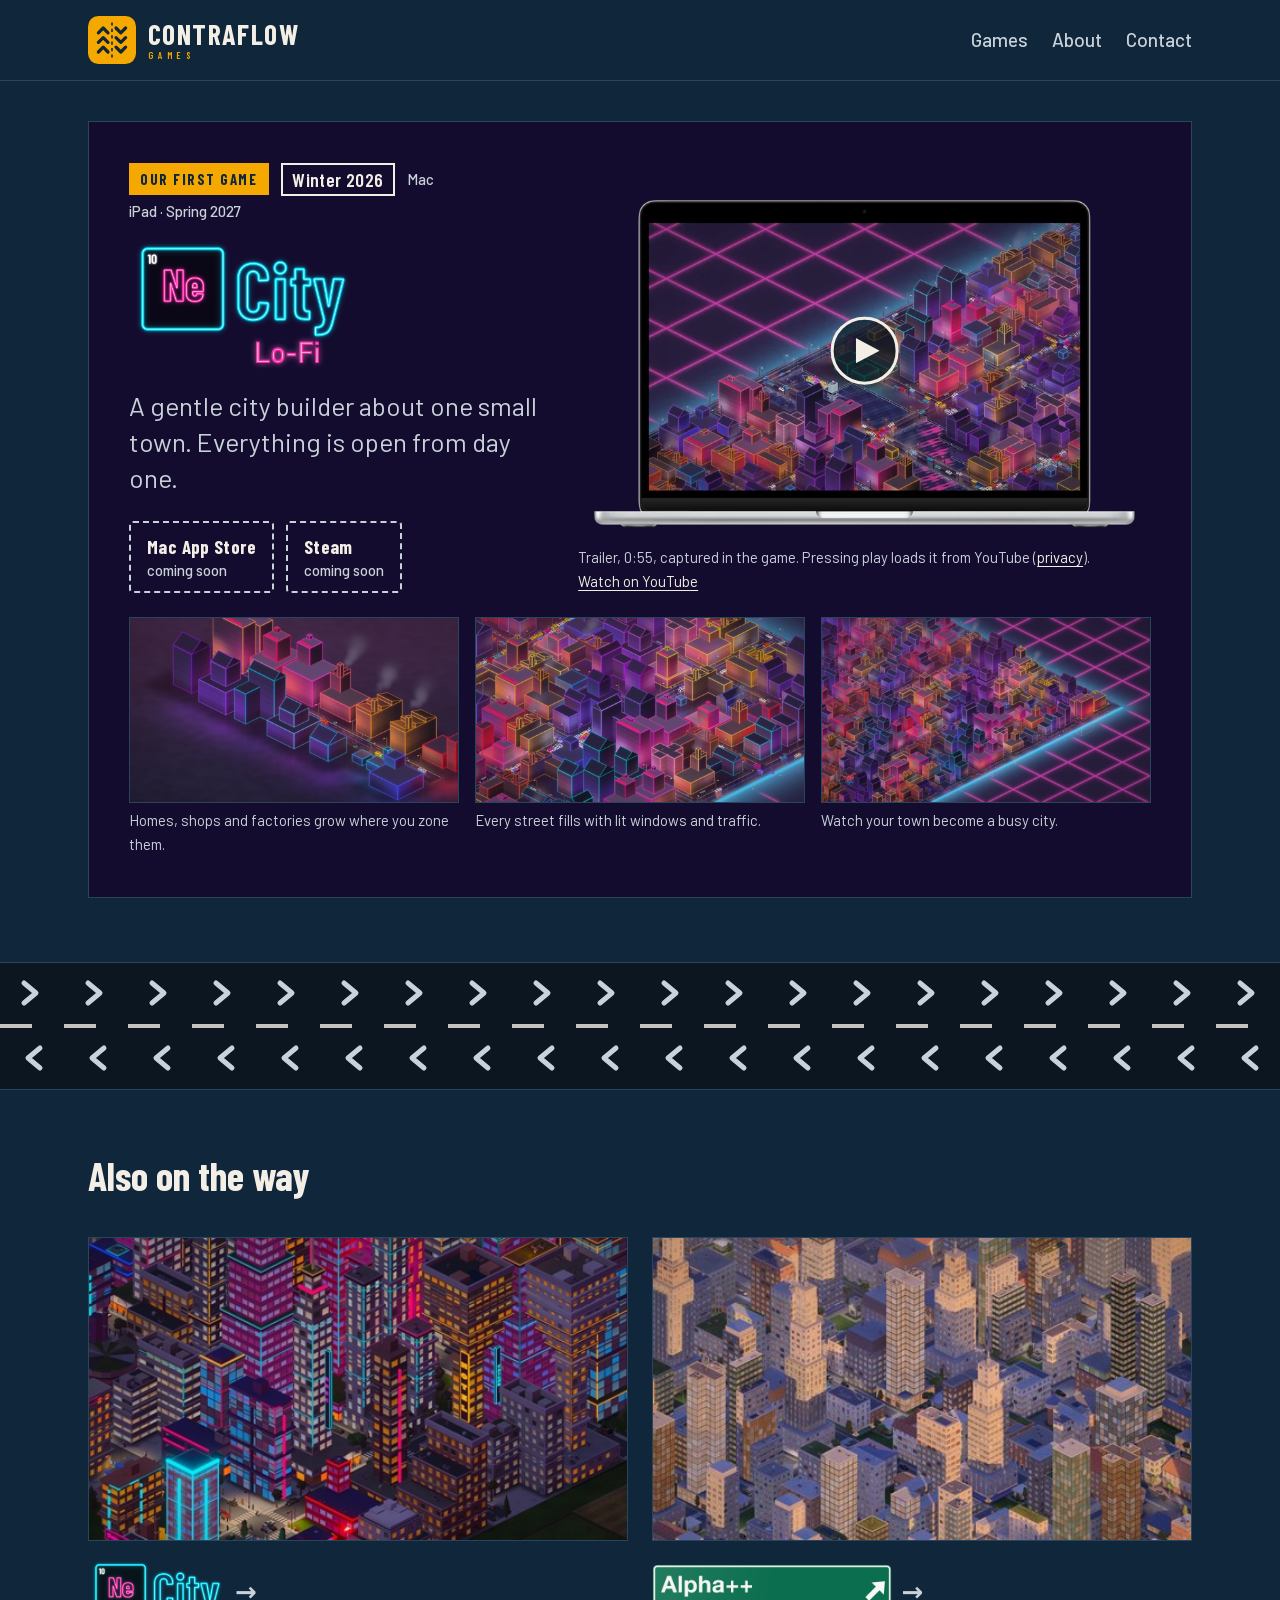
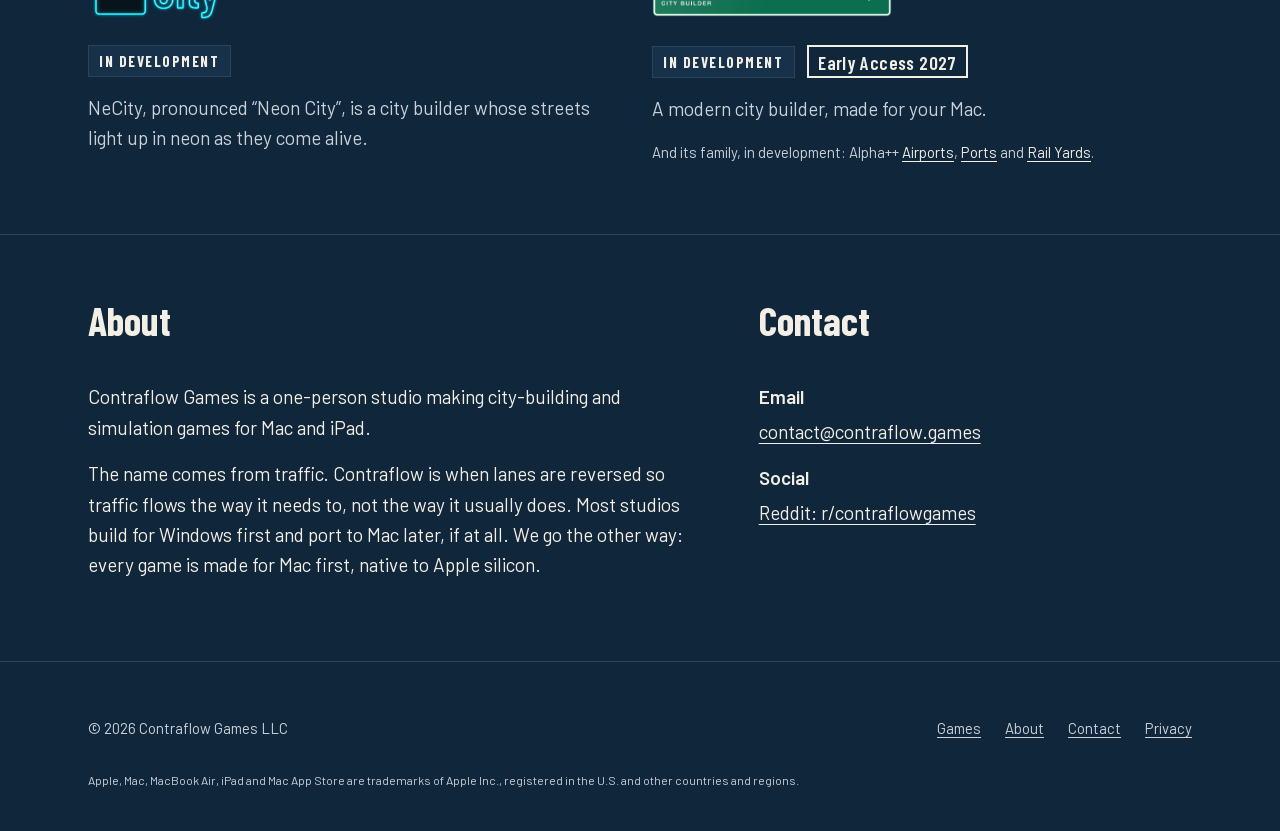
<file: index.html>
<!doctype html>
<html lang="en">
<head>
<meta charset="utf-8">
<meta name="viewport" content="width=device-width, initial-scale=1">
<title>Contraflow Games – city-building and simulation games</title>
<meta name="description" content="Contraflow Games makes city-building and simulation games for Mac.">
<link rel="icon" href="/favicon.svg" type="image/svg+xml">
<link rel="icon" href="/favicon-32.png" sizes="32x32" type="image/png">
<link rel="apple-touch-icon" href="/apple-touch-icon.png">
<link rel="manifest" href="/site.webmanifest">
<meta name="theme-color" content="#10263A">
<link rel="canonical" href="https://contraflow.games/">
<!-- Open Graph and Twitter, absolute to the live site. -->
<meta property="og:url" content="https://contraflow.games/">
<meta property="og:type" content="website">
<meta property="og:site_name" content="Contraflow Games">
<meta property="og:title" content="Contraflow Games – city-building and simulation games">
<meta property="og:description" content="Contraflow Games makes city-building and simulation games for Mac.">
<meta property="og:image" content="https://contraflow.games/og-image.png">
<meta property="og:image:width" content="1200">
<meta property="og:image:height" content="630">
<meta property="og:image:alt" content="The Contraflow Games lane mark and wordmark over a two-lane road">
<meta name="twitter:card" content="summary_large_image">
<meta name="twitter:title" content="Contraflow Games – city-building and simulation games">
<meta name="twitter:description" content="Contraflow Games makes city-building and simulation games for Mac.">
<meta name="twitter:image" content="https://contraflow.games/og-image.png">
<link rel="stylesheet" href="/brand/tokens.css">
<link rel="stylesheet" href="/assets/site.css">
</head>
<body>
<a class="skip" href="#main">Skip to content</a>
<header class="site-header">
  <div class="wrap">
    <a class="brand" href="/" aria-label="Contraflow Games, home">
      <img src="/logo/contraflow-lane-mark-full.svg" alt="" width="48" height="48">
      <span class="wordmark" aria-hidden="true"><span class="name">Contraflow</span><span class="kind">Games</span></span>
    </a>
    <nav class="site-nav" aria-label="Main">
      <ul>
        <li><a href="/games/">Games</a></li>
        <li><a href="/about/">About</a></li>
        <li><a href="/contact/">Contact</a></li>
      </ul>
    </nav>
  </div>
</header>
<main id="main">
  <h1 class="visually-hidden">Contraflow Games: city-building and simulation games, made for Mac</h1>
  <!-- NAME-DEPENDENT: "NeCity Lo-Fi" (renamed from NeCity Classic on 2026-10-12); the trademark check is still the owner's to-do. -->
  <section class="lead-game" aria-label="Our first game">
    <div class="wrap">
      <article class="game featured" aria-labelledby="classic">
        <div class="game-head">
          <ul class="labels">
            <li class="status first">Our first game</li>
            <li class="plate">Winter 2026</li>
            <li class="platform">Mac</li>
            <li class="platform">iPad · Spring 2027</li>
          </ul>
          <h2 class="game-name lead-name" id="classic"><img class="game-wordmark" src="/assets/img/brand/necity-lofi-lockup.png" alt="NeCity Lo-Fi" width="768" height="462"></h2>
          <p class="game-line">A gentle city builder about one small town. Everything is open from day one.</p>
          <!-- Placeholders until the store pages exist: plain text, not links. -->
          <ul class="stores" aria-label="Where to get it">
            <li class="store">Mac App Store<span class="store-when"><span class="visually-hidden"> — </span>coming soon</span></li>
            <li class="store">Steam<span class="store-when"><span class="visually-hidden"> — </span>coming soon</span></li>
          </ul>
        </div>
        <div class="gallery">
          <figure class="lead trailer">
            <!-- The NeCity Lo-Fi trailer, on YouTube. Nothing from Google loads until the button is
                 pressed: /assets/trailer.js then swaps in a youtube-nocookie embed. The video ID
                 lives only in the "Watch on YouTube" link below (the script reads it from there),
                 which is also the way to the trailer without JavaScript. Never autoplay on load. -->
            <!-- The poster is the trailer's first frame on Apple's MacBook Air bezel (Apple Design Resources,
                 Silver, unaltered: no shadow, tilt or crop, per Apple's marketing guidelines). The play button sits
                 on the screen's picture, not on the laptop. Pressing it replaces the laptop with the 16:9 player. -->
            <div class="trailer-frame device">
              <img src="/assets/img/lofi-macbook-air-1600.webp" srcset="/assets/img/lofi-macbook-air-800.webp 800w, /assets/img/lofi-macbook-air-1600.webp 1600w" sizes="(max-width: 760px) 100vw, 44rem" width="1600" height="1054" alt="NeCity Lo-Fi on a MacBook Air">
              <button type="button" class="trailer-play" aria-label="Play the NeCity Lo-Fi trailer" hidden></button>
            </div>
            <figcaption>Trailer, 0:55, captured in the game. Pressing play loads it from YouTube (<a href="/privacy/">privacy</a>). <a class="trailer-link" href="https://youtu.be/xC1ucnFZtsM">Watch on YouTube</a></figcaption>
          </figure>
          <ul class="shots">
            <li><figure><a class="zoom" href="/assets/img/lofi-first-blocks-2560.jpg"><img src="/assets/img/lofi-first-blocks-480.jpg" srcset="/assets/img/lofi-first-blocks-480.jpg 480w, /assets/img/lofi-first-blocks-800.jpg 800w, /assets/img/lofi-first-blocks-1600.jpg 1600w" sizes="(max-width: 760px) 100vw, 24rem" width="800" height="450" alt="NeCity Lo-Fi in game: homes, shops and factories along a lit street" loading="lazy" decoding="async"></a><figcaption>Homes, shops and factories grow where you zone them.</figcaption></figure></li>
            <li><figure><a class="zoom" href="/assets/img/lofi-street-life-2560.jpg"><img src="/assets/img/lofi-street-life-480.jpg" srcset="/assets/img/lofi-street-life-480.jpg 480w, /assets/img/lofi-street-life-800.jpg 800w, /assets/img/lofi-street-life-1600.jpg 1600w" sizes="(max-width: 760px) 100vw, 24rem" width="800" height="450" alt="NeCity Lo-Fi in game: a busy town of glowing blocks, with traffic on the streets between them" loading="lazy" decoding="async"></a><figcaption>Every street fills with lit windows and traffic.</figcaption></figure></li>
            <li><figure><a class="zoom" href="/assets/img/lofi-busy-city-2560.jpg"><img src="/assets/img/lofi-busy-city-480.jpg" srcset="/assets/img/lofi-busy-city-480.jpg 480w, /assets/img/lofi-busy-city-800.jpg 800w, /assets/img/lofi-busy-city-1600.jpg 1600w" sizes="(max-width: 760px) 100vw, 24rem" width="800" height="450" alt="NeCity Lo-Fi in game: a whole town grown into a busy city of glowing blocks" loading="lazy" decoding="async"></a><figcaption>Watch your town become a busy city.</figcaption></figure></li>
          </ul>
        </div>
      </article>
    </div>
  </section>
  <div class="road" aria-hidden="true">
    <div class="lane east"></div>
    <div class="centre-line"></div>
    <div class="lane west"></div>
  </div>
  <section class="section" id="games" aria-labelledby="games-title">
    <div class="wrap">
      <h2 id="games-title">Also on the way</h2>
      <div class="cards two">
        <!-- NAME-DEPENDENT: "NeCity" is a working title, not yet trademark-cleared. Nothing with the name is published until the check clears. -->
        <article class="card" aria-labelledby="necity">
          <h3 class="game-name" id="necity"><a class="name-link" href="/games/#necity"><img class="game-wordmark" src="/assets/img/brand/necity-wordmark.png" alt="NeCity" width="852" height="421"></a></h3>
          <ul class="labels">
            <li class="status">In development</li>
          </ul>
          <figure><img src="/assets/img/necity-ultra-downtown-480.jpg" srcset="/assets/img/necity-ultra-downtown-480.jpg 480w, /assets/img/necity-ultra-downtown-800.jpg 800w, /assets/img/necity-ultra-downtown-1600.jpg 1600w" sizes="(max-width: 760px) 100vw, 24rem" width="800" height="450" alt="NeCity: downtown on a busy night, towers trimmed in neon" loading="lazy" decoding="async"></figure>
          <p class="game-line">NeCity, pronounced &ldquo;Neon City&rdquo;, is a city builder whose streets light up in neon as they come alive.</p>
        </article>
        <article class="card" aria-labelledby="alpha">
          <h3 class="game-name" id="alpha"><a class="name-link" href="/games/#alpha"><img class="game-wordmark sign" src="/assets/img/brand/alphapp-lockup.png" alt="Alpha++ · City builder" width="2356" height="520"></a></h3>
          <ul class="labels">
            <li class="status">In development</li>
            <li class="plate">Early Access 2027</li>
          </ul>
          <figure><img src="/assets/img/alphapp-golden-skyline-480.jpg" srcset="/assets/img/alphapp-golden-skyline-480.jpg 480w, /assets/img/alphapp-golden-skyline-800.jpg 800w, /assets/img/alphapp-golden-skyline-1600.jpg 1600w" sizes="(max-width: 760px) 100vw, 24rem" width="800" height="450" alt="Alpha++ in game: a dense downtown at 18:30, brick, stone and glass towers of many shapes in low evening sun" loading="lazy" decoding="async"></figure>
          <p class="game-line">A modern city builder, made for your Mac.</p>
          <p class="family-line">And its family, in development: Alpha++ <a href="/games/#airports">Airports</a>, <a href="/games/#ports">Ports</a> and <a href="/games/#railyards">Rail Yards</a>.</p>
        </article>
      </div>
    </div>
  </section>
  <section class="section" aria-label="About and contact">
    <div class="wrap split">
      <div class="prose">
        <h2>About</h2>
        <p>Contraflow Games is a one-person studio making city-building and simulation games for Mac and iPad.</p>
        <p>The name comes from traffic. Contraflow is when lanes are reversed so traffic flows the way it needs to, not the way it usually does. Most studios build for Windows first and port to Mac later, if at all. We go the other way: every game is made for Mac first, native to Apple silicon.</p>
      </div>
      <div>
        <h2>Contact</h2>
        <dl class="contact-list">
          <div><dt>Email</dt><dd><a href="mailto:contact@contraflow.games">contact@contraflow.games</a></dd></div>
          <div><dt>Social</dt><dd><a href="https://www.reddit.com/r/contraflowgames/" target="_blank" rel="noopener">Reddit: r/contraflowgames</a></dd></div>
        </dl>
      </div>
    </div>
  </section>
</main>
<footer class="site-footer">
  <div class="wrap">
    <p>© 2026 Contraflow Games LLC</p>
    <ul>
      <li><a href="/games/">Games</a></li>
      <li><a href="/about/">About</a></li>
      <li><a href="/contact/">Contact</a></li>
      <li><a href="/privacy/">Privacy</a></li>
    </ul>
    <p class="credit-line">Apple, Mac, MacBook Air, iPad and Mac App Store are trademarks of Apple Inc., registered in the U.S. and other countries and regions.</p>
  </div>
</footer>
<script src="/assets/trailer.js" defer></script>
<script src="/assets/zoom.js" defer></script>
</body>
</html>
</file>
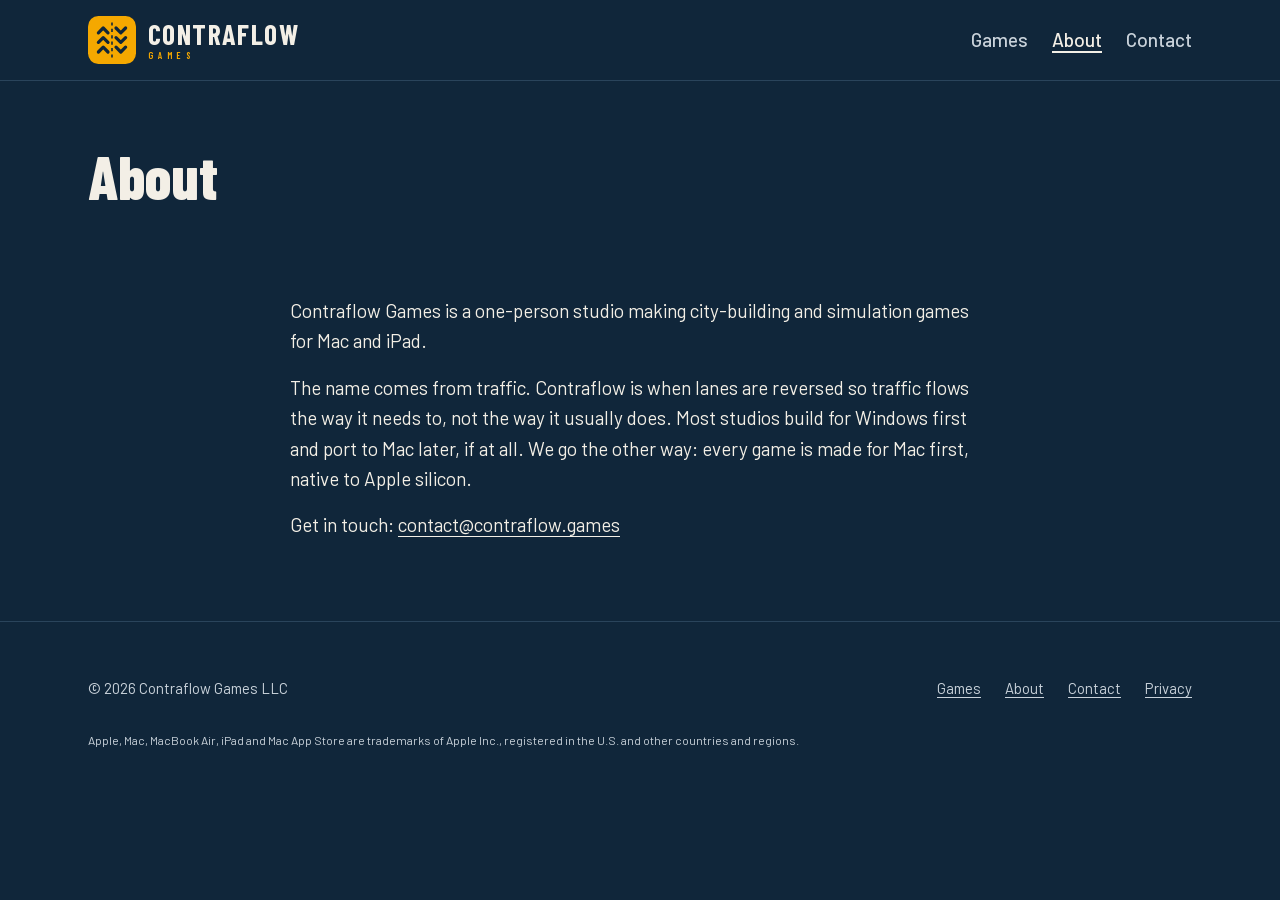
<file: about/index.html>
<!doctype html>
<html lang="en">
<head>
<meta charset="utf-8">
<meta name="viewport" content="width=device-width, initial-scale=1">
<title>About – Contraflow Games</title>
<meta name="description" content="Contraflow Games makes city-building and simulation games for Mac.">
<link rel="icon" href="/favicon.svg" type="image/svg+xml">
<link rel="icon" href="/favicon-32.png" sizes="32x32" type="image/png">
<link rel="apple-touch-icon" href="/apple-touch-icon.png">
<link rel="manifest" href="/site.webmanifest">
<meta name="theme-color" content="#10263A">
<link rel="canonical" href="https://contraflow.games/about/">
<!-- Open Graph and Twitter, absolute to the live site. -->
<meta property="og:url" content="https://contraflow.games/about/">
<meta property="og:type" content="website">
<meta property="og:site_name" content="Contraflow Games">
<meta property="og:title" content="About – Contraflow Games">
<meta property="og:description" content="Contraflow Games makes city-building and simulation games for Mac.">
<meta property="og:image" content="https://contraflow.games/og-image.png">
<meta property="og:image:width" content="1200">
<meta property="og:image:height" content="630">
<meta property="og:image:alt" content="The Contraflow Games lane mark and wordmark over a two-lane road">
<meta name="twitter:card" content="summary_large_image">
<meta name="twitter:title" content="About – Contraflow Games">
<meta name="twitter:description" content="Contraflow Games makes city-building and simulation games for Mac.">
<meta name="twitter:image" content="https://contraflow.games/og-image.png">
<link rel="stylesheet" href="/brand/tokens.css">
<link rel="stylesheet" href="/assets/site.css">
</head>
<body>
<a class="skip" href="#main">Skip to content</a>
<header class="site-header">
  <div class="wrap">
    <a class="brand" href="/" aria-label="Contraflow Games, home">
      <img src="/logo/contraflow-lane-mark-full.svg" alt="" width="48" height="48">
      <span class="wordmark" aria-hidden="true"><span class="name">Contraflow</span><span class="kind">Games</span></span>
    </a>
    <nav class="site-nav" aria-label="Main">
      <ul>
        <li><a href="/games/">Games</a></li>
        <li><a href="/about/" aria-current="page">About</a></li>
        <li><a href="/contact/">Contact</a></li>
      </ul>
    </nav>
  </div>
</header>
<main id="main">
  <div class="wrap page-head"><h1>About</h1></div>
  <section class="section">
    <div class="wrap prose">
        <p>Contraflow Games is a one-person studio making city-building and simulation games for Mac and iPad.</p>
        <p>The name comes from traffic. Contraflow is when lanes are reversed so traffic flows the way it needs to, not the way it usually does. Most studios build for Windows first and port to Mac later, if at all. We go the other way: every game is made for Mac first, native to Apple silicon.</p>
        <p>Get in touch: <a href="mailto:contact@contraflow.games">contact@contraflow.games</a></p>
    </div>
  </section>
</main>
<footer class="site-footer">
  <div class="wrap">
    <p>© 2026 Contraflow Games LLC</p>
    <ul>
      <li><a href="/games/">Games</a></li>
      <li><a href="/about/">About</a></li>
      <li><a href="/contact/">Contact</a></li>
      <li><a href="/privacy/">Privacy</a></li>
    </ul>
    <p class="credit-line">Apple, Mac, MacBook Air, iPad and Mac App Store are trademarks of Apple Inc., registered in the U.S. and other countries and regions.</p>
  </div>
</footer>
</body>
</html>
</file>
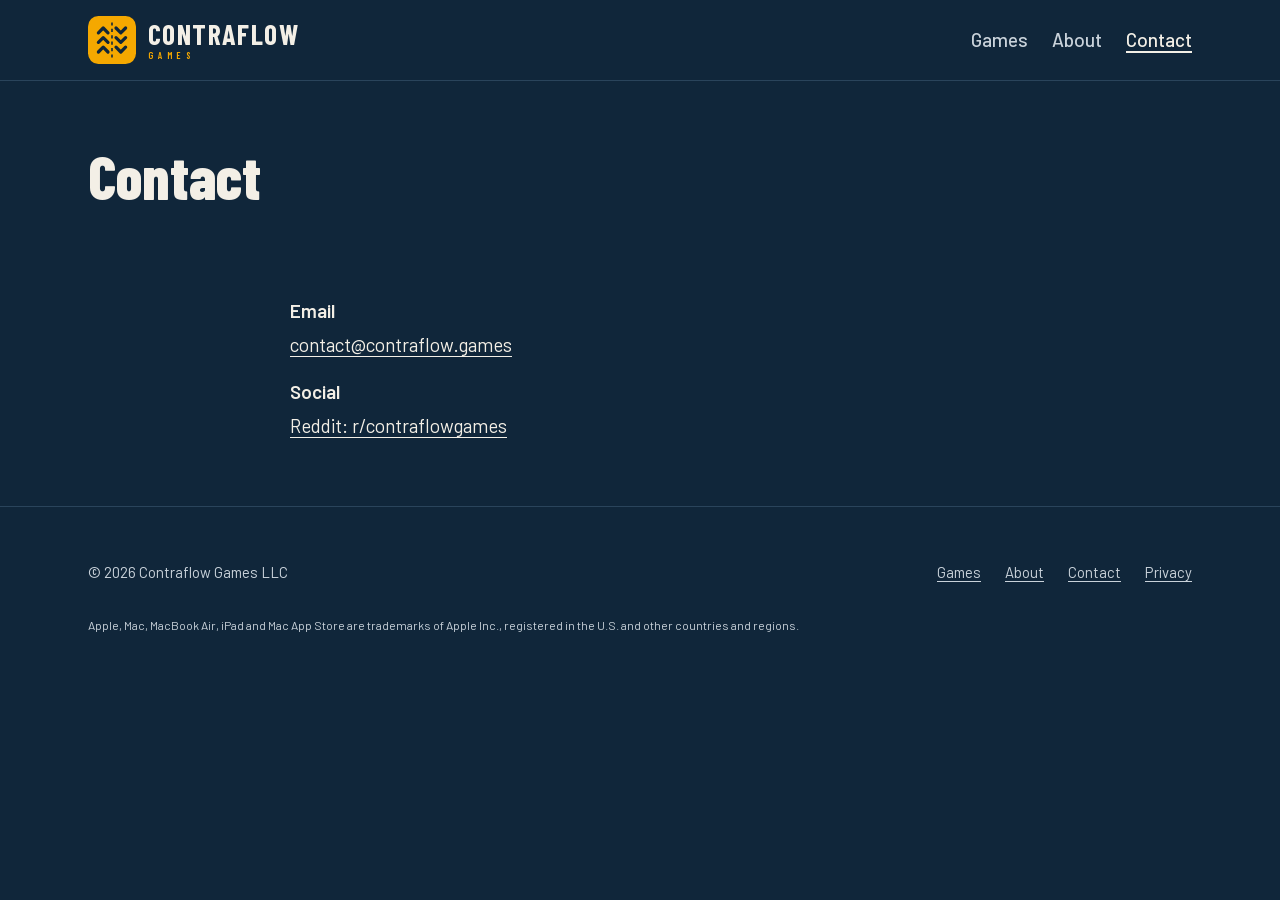
<file: contact/index.html>
<!doctype html>
<html lang="en">
<head>
<meta charset="utf-8">
<meta name="viewport" content="width=device-width, initial-scale=1">
<title>Contact – Contraflow Games</title>
<meta name="description" content="Contraflow Games makes city-building and simulation games for Mac.">
<link rel="icon" href="/favicon.svg" type="image/svg+xml">
<link rel="icon" href="/favicon-32.png" sizes="32x32" type="image/png">
<link rel="apple-touch-icon" href="/apple-touch-icon.png">
<link rel="manifest" href="/site.webmanifest">
<meta name="theme-color" content="#10263A">
<link rel="canonical" href="https://contraflow.games/contact/">
<!-- Open Graph and Twitter, absolute to the live site. -->
<meta property="og:url" content="https://contraflow.games/contact/">
<meta property="og:type" content="website">
<meta property="og:site_name" content="Contraflow Games">
<meta property="og:title" content="Contact – Contraflow Games">
<meta property="og:description" content="Contraflow Games makes city-building and simulation games for Mac.">
<meta property="og:image" content="https://contraflow.games/og-image.png">
<meta property="og:image:width" content="1200">
<meta property="og:image:height" content="630">
<meta property="og:image:alt" content="The Contraflow Games lane mark and wordmark over a two-lane road">
<meta name="twitter:card" content="summary_large_image">
<meta name="twitter:title" content="Contact – Contraflow Games">
<meta name="twitter:description" content="Contraflow Games makes city-building and simulation games for Mac.">
<meta name="twitter:image" content="https://contraflow.games/og-image.png">
<link rel="stylesheet" href="/brand/tokens.css">
<link rel="stylesheet" href="/assets/site.css">
</head>
<body>
<a class="skip" href="#main">Skip to content</a>
<header class="site-header">
  <div class="wrap">
    <a class="brand" href="/" aria-label="Contraflow Games, home">
      <img src="/logo/contraflow-lane-mark-full.svg" alt="" width="48" height="48">
      <span class="wordmark" aria-hidden="true"><span class="name">Contraflow</span><span class="kind">Games</span></span>
    </a>
    <nav class="site-nav" aria-label="Main">
      <ul>
        <li><a href="/games/">Games</a></li>
        <li><a href="/about/">About</a></li>
        <li><a href="/contact/" aria-current="page">Contact</a></li>
      </ul>
    </nav>
  </div>
</header>
<main id="main">
  <div class="wrap page-head"><h1>Contact</h1></div>
  <section class="section">
    <div class="wrap prose">
        <dl class="contact-list">
          <div><dt>Email</dt><dd><a href="mailto:contact@contraflow.games">contact@contraflow.games</a></dd></div>
          <div><dt>Social</dt><dd><a href="https://www.reddit.com/r/contraflowgames/" target="_blank" rel="noopener">Reddit: r/contraflowgames</a></dd></div>
        </dl>
    </div>
  </section>
</main>
<footer class="site-footer">
  <div class="wrap">
    <p>© 2026 Contraflow Games LLC</p>
    <ul>
      <li><a href="/games/">Games</a></li>
      <li><a href="/about/">About</a></li>
      <li><a href="/contact/">Contact</a></li>
      <li><a href="/privacy/">Privacy</a></li>
    </ul>
    <p class="credit-line">Apple, Mac, MacBook Air, iPad and Mac App Store are trademarks of Apple Inc., registered in the U.S. and other countries and regions.</p>
  </div>
</footer>
</body>
</html>
</file>
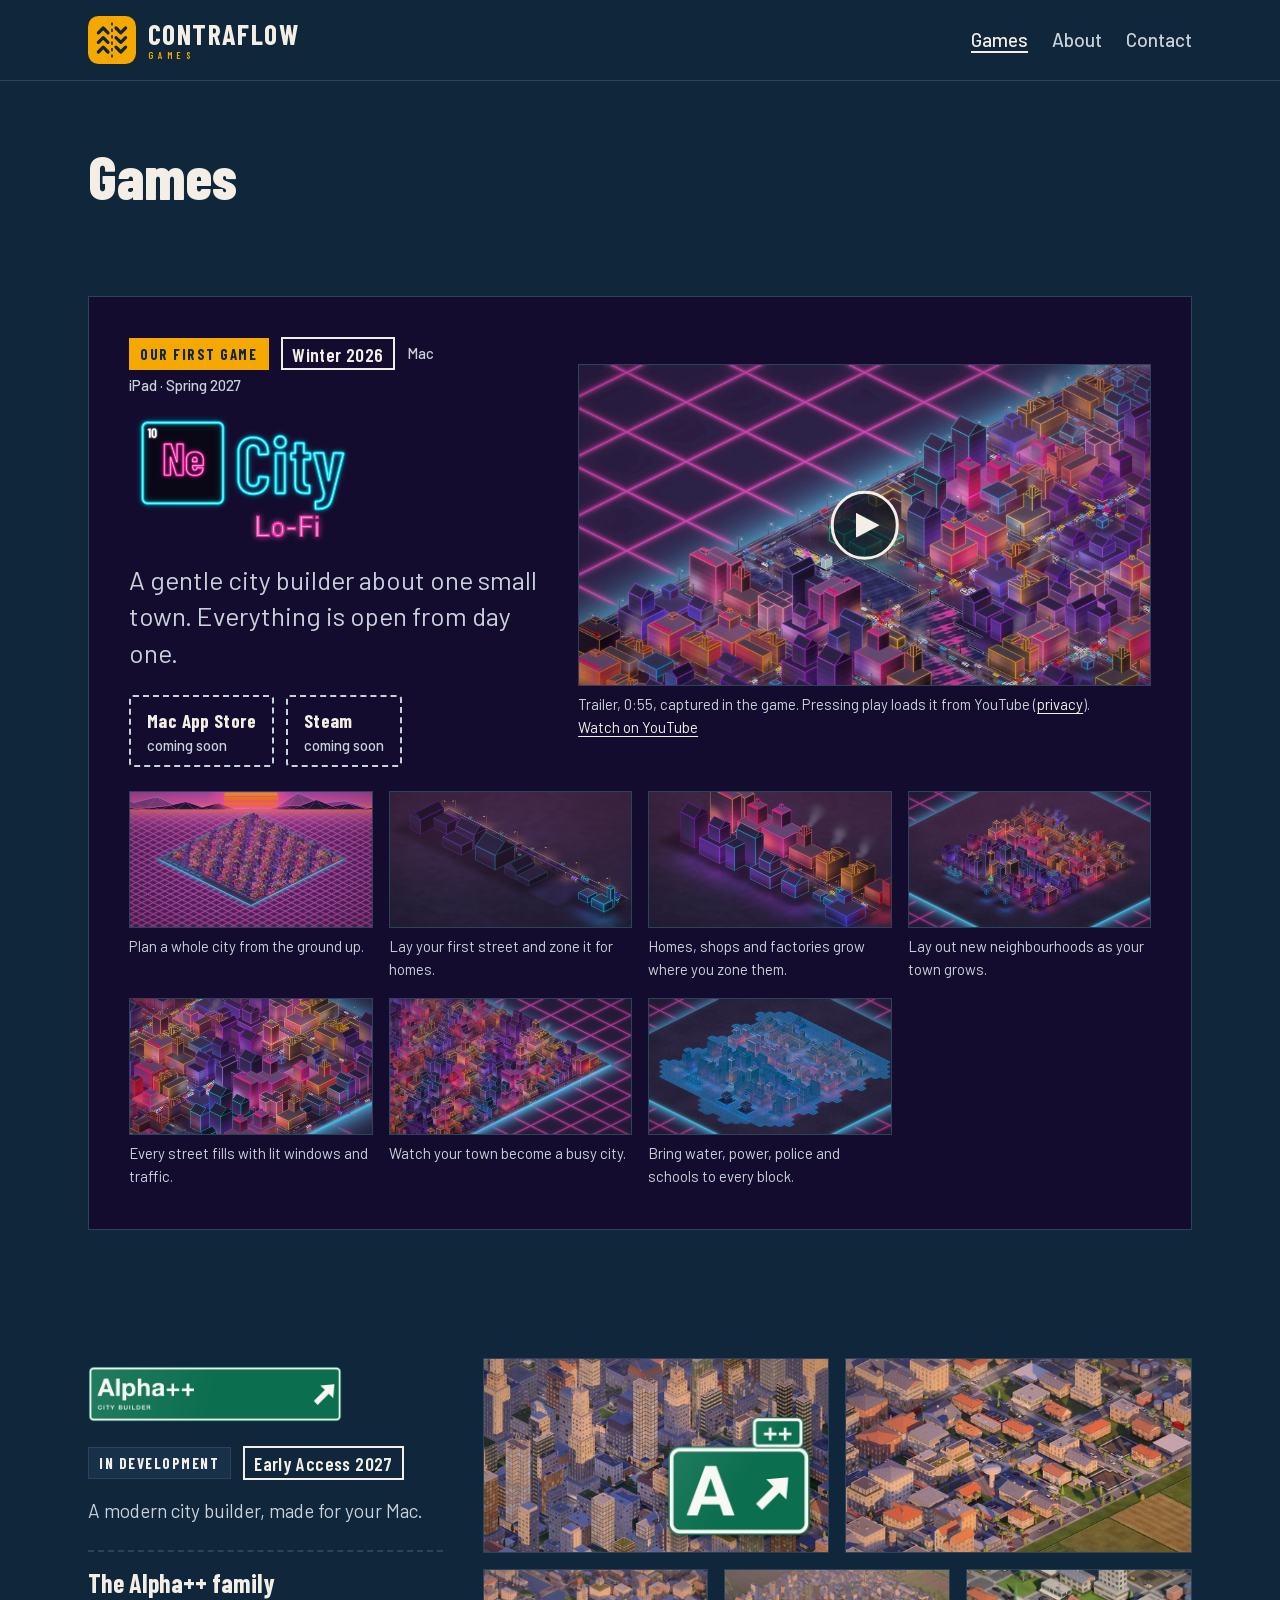
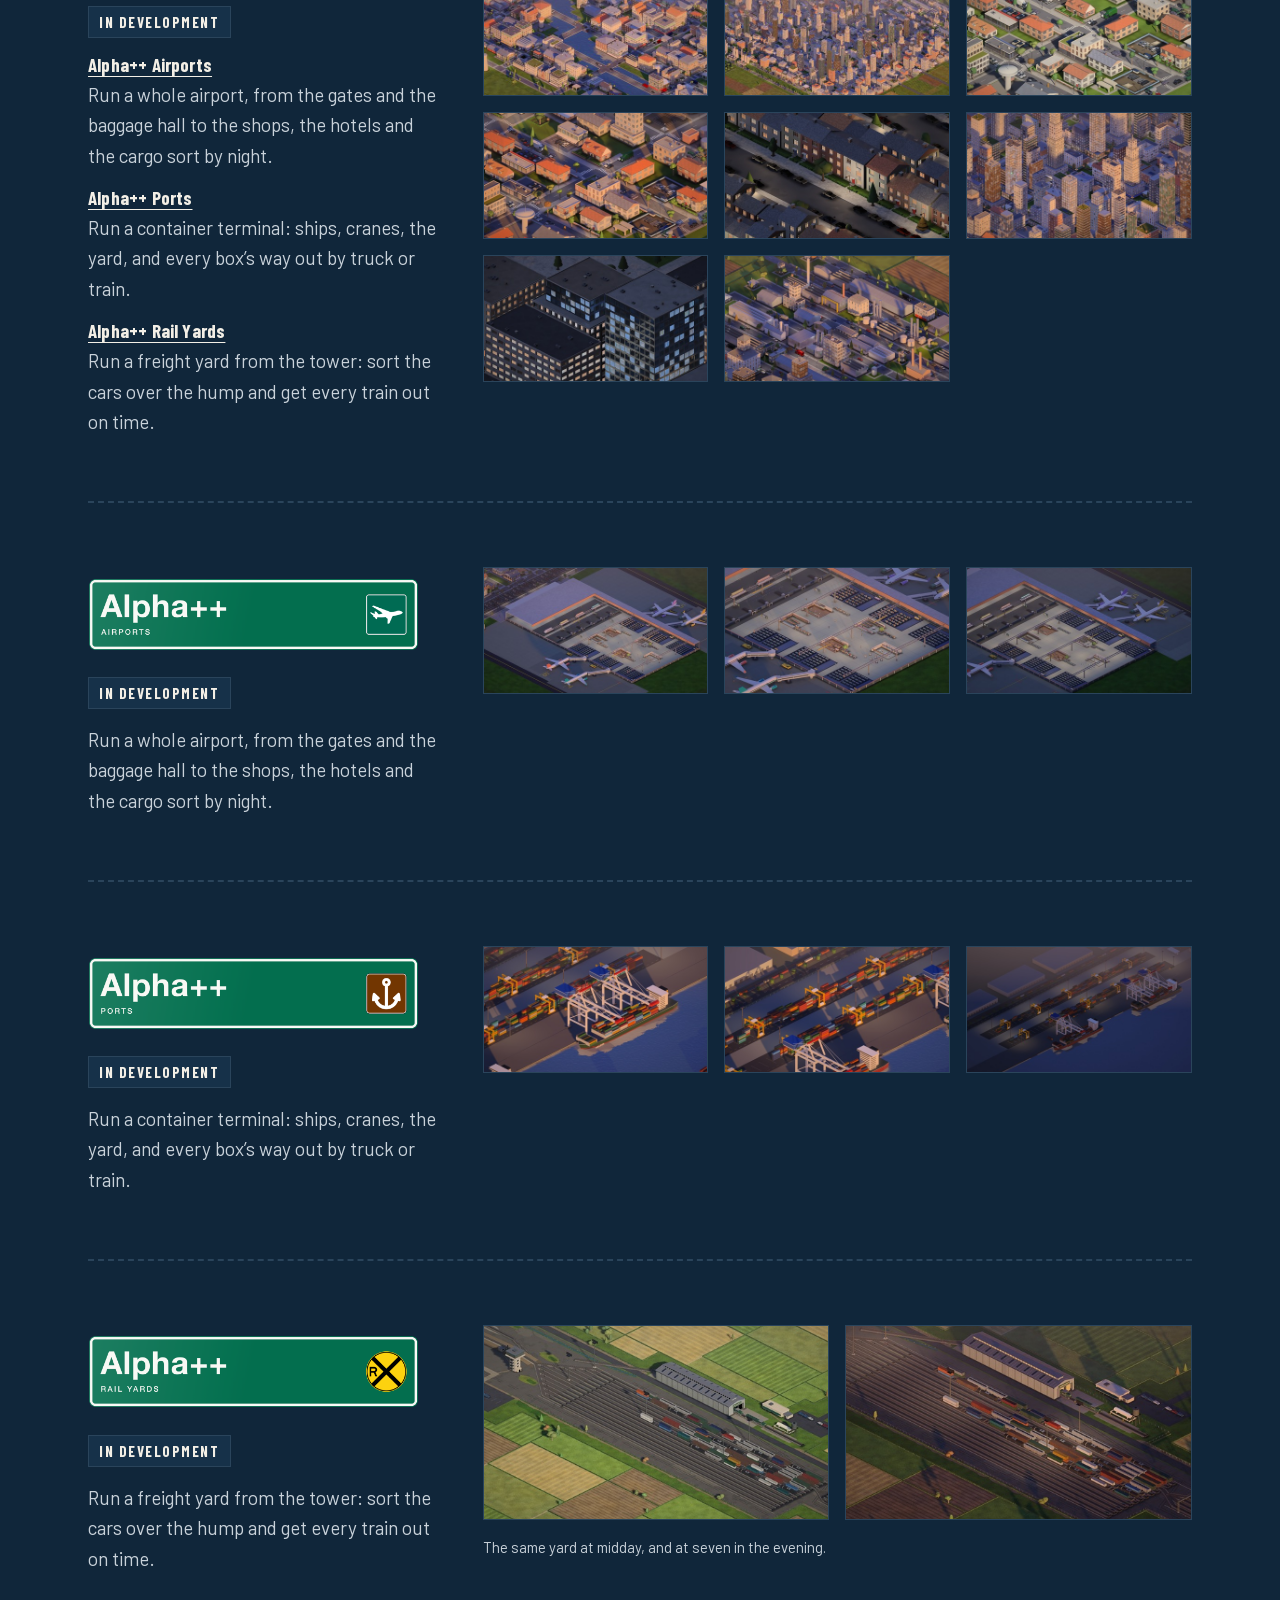
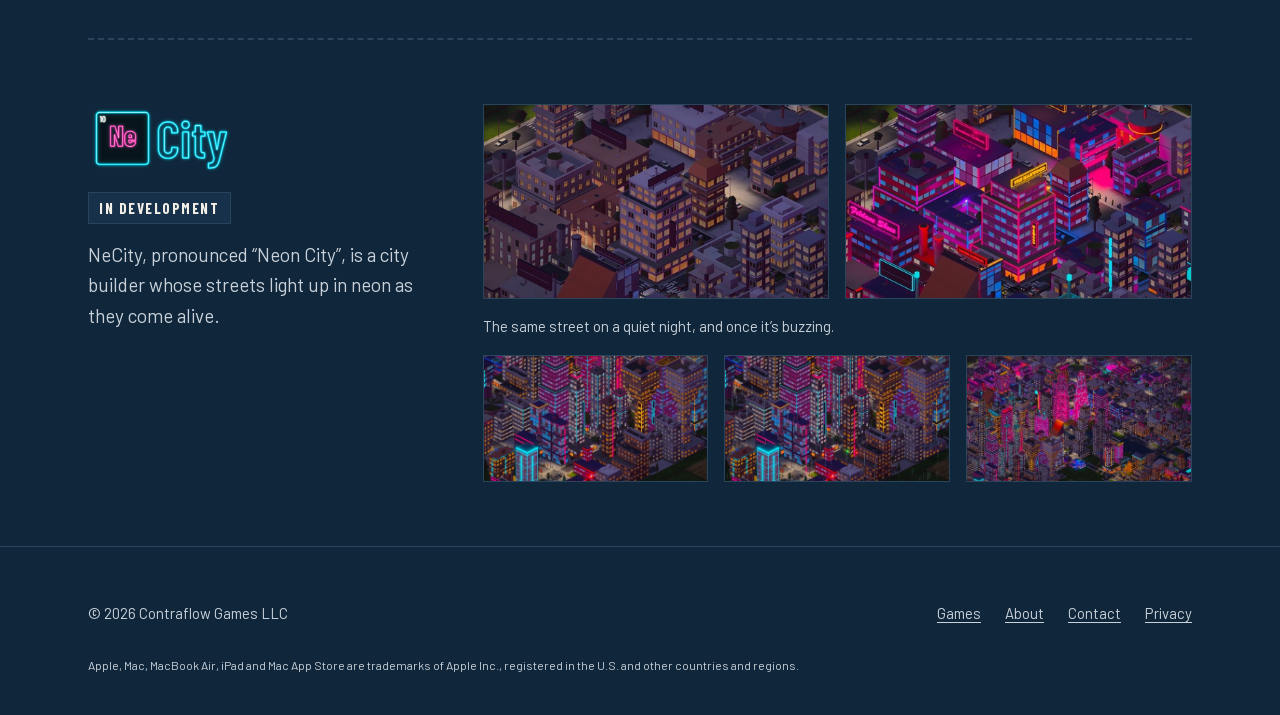
<file: games/index.html>
<!doctype html>
<html lang="en">
<head>
<meta charset="utf-8">
<meta name="viewport" content="width=device-width, initial-scale=1">
<title>Games – Contraflow Games</title>
<meta name="description" content="Contraflow Games makes city-building and simulation games for Mac.">
<link rel="icon" href="/favicon.svg" type="image/svg+xml">
<link rel="icon" href="/favicon-32.png" sizes="32x32" type="image/png">
<link rel="apple-touch-icon" href="/apple-touch-icon.png">
<link rel="manifest" href="/site.webmanifest">
<meta name="theme-color" content="#10263A">
<link rel="canonical" href="https://contraflow.games/games/">
<!-- Open Graph and Twitter, absolute to the live site. -->
<meta property="og:url" content="https://contraflow.games/games/">
<meta property="og:type" content="website">
<meta property="og:site_name" content="Contraflow Games">
<meta property="og:title" content="Games – Contraflow Games">
<meta property="og:description" content="Contraflow Games makes city-building and simulation games for Mac.">
<meta property="og:image" content="https://contraflow.games/og-image.png">
<meta property="og:image:width" content="1200">
<meta property="og:image:height" content="630">
<meta property="og:image:alt" content="The Contraflow Games lane mark and wordmark over a two-lane road">
<meta name="twitter:card" content="summary_large_image">
<meta name="twitter:title" content="Games – Contraflow Games">
<meta name="twitter:description" content="Contraflow Games makes city-building and simulation games for Mac.">
<meta name="twitter:image" content="https://contraflow.games/og-image.png">
<link rel="stylesheet" href="/brand/tokens.css">
<link rel="stylesheet" href="/assets/site.css">
</head>
<body>
<a class="skip" href="#main">Skip to content</a>
<header class="site-header">
  <div class="wrap">
    <a class="brand" href="/" aria-label="Contraflow Games, home">
      <img src="/logo/contraflow-lane-mark-full.svg" alt="" width="48" height="48">
      <span class="wordmark" aria-hidden="true"><span class="name">Contraflow</span><span class="kind">Games</span></span>
    </a>
    <nav class="site-nav" aria-label="Main">
      <ul>
        <li><a href="/games/" aria-current="page">Games</a></li>
        <li><a href="/about/">About</a></li>
        <li><a href="/contact/">Contact</a></li>
      </ul>
    </nav>
  </div>
</header>
<main id="main">
  <div class="wrap page-head"><h1>Games</h1></div>
  <section class="section games-list" aria-label="NeCity Lo-Fi, Alpha++ and its family, and NeCity">
    <div class="wrap">
      <!-- NAME-DEPENDENT: "NeCity Lo-Fi" (renamed from NeCity Classic on 2026-10-12); the trademark check is still the owner's to-do. -->
      <article class="game featured" aria-labelledby="classic">
        <div class="game-head">
          <ul class="labels">
            <li class="status first">Our first game</li>
            <li class="plate">Winter 2026</li>
            <li class="platform">Mac</li>
            <li class="platform">iPad · Spring 2027</li>
          </ul>
          <h2 class="game-name lead-name" id="classic"><img class="game-wordmark" src="/assets/img/brand/necity-lofi-lockup.png" alt="NeCity Lo-Fi" width="768" height="462"></h2>
          <p class="game-line">A gentle city builder about one small town. Everything is open from day one.</p>
          <!-- Placeholders until the store pages exist: plain text, not links. -->
          <ul class="stores" aria-label="Where to get it">
            <li class="store">Mac App Store<span class="store-when"><span class="visually-hidden"> — </span>coming soon</span></li>
            <li class="store">Steam<span class="store-when"><span class="visually-hidden"> — </span>coming soon</span></li>
          </ul>
        </div>
        <div class="gallery">
          <figure class="lead trailer">
            <!-- The NeCity Lo-Fi trailer, on YouTube. Nothing from Google loads until the button is
                 pressed: /assets/trailer.js then swaps in a youtube-nocookie embed. The video ID
                 lives only in the "Watch on YouTube" link below (the script reads it from there),
                 which is also the way to the trailer without JavaScript. Never autoplay on load. -->
            <div class="trailer-frame">
              <img src="/assets/img/lofi-trailer-poster-1600.jpg" width="1600" height="900" alt="">
              <button type="button" class="trailer-play" aria-label="Play the NeCity Lo-Fi trailer" hidden></button>
            </div>
            <figcaption>Trailer, 0:55, captured in the game. Pressing play loads it from YouTube (<a href="/privacy/">privacy</a>). <a class="trailer-link" href="https://youtu.be/xC1ucnFZtsM">Watch on YouTube</a></figcaption>
          </figure>
          <ul class="shots wide-first">
            <li><figure><a class="zoom" href="/assets/img/lofi-whole-city-2560.jpg"><img src="/assets/img/lofi-whole-city-480.jpg" srcset="/assets/img/lofi-whole-city-480.jpg 480w, /assets/img/lofi-whole-city-800.jpg 800w, /assets/img/lofi-whole-city-1600.jpg 1600w" sizes="(max-width: 760px) 50vw, 24rem" width="800" height="450" alt="NeCity Lo-Fi in game: a whole city seen from above, glowing blocks on a neon grid" loading="lazy" decoding="async"></a><figcaption>Plan a whole city from the ground up.</figcaption></figure></li>
            <li><figure><a class="zoom" href="/assets/img/lofi-first-street-2560.jpg"><img src="/assets/img/lofi-first-street-480.jpg" srcset="/assets/img/lofi-first-street-480.jpg 480w, /assets/img/lofi-first-street-800.jpg 800w, /assets/img/lofi-first-street-1600.jpg 1600w" sizes="(max-width: 760px) 50vw, 24rem" width="800" height="450" alt="NeCity Lo-Fi in game: a first street, zoned for homes, with the first houses going up" loading="lazy" decoding="async"></a><figcaption>Lay your first street and zone it for homes.</figcaption></figure></li>
            <li><figure><a class="zoom" href="/assets/img/lofi-first-blocks-2560.jpg"><img src="/assets/img/lofi-first-blocks-480.jpg" srcset="/assets/img/lofi-first-blocks-480.jpg 480w, /assets/img/lofi-first-blocks-800.jpg 800w, /assets/img/lofi-first-blocks-1600.jpg 1600w" sizes="(max-width: 760px) 50vw, 24rem" width="800" height="450" alt="NeCity Lo-Fi in game: homes, shops and factories along a lit street" loading="lazy" decoding="async"></a><figcaption>Homes, shops and factories grow where you zone them.</figcaption></figure></li>
            <li><figure><a class="zoom" href="/assets/img/lofi-neighbourhoods-2560.jpg"><img src="/assets/img/lofi-neighbourhoods-480.jpg" srcset="/assets/img/lofi-neighbourhoods-480.jpg 480w, /assets/img/lofi-neighbourhoods-800.jpg 800w, /assets/img/lofi-neighbourhoods-1600.jpg 1600w" sizes="(max-width: 760px) 50vw, 24rem" width="800" height="450" alt="NeCity Lo-Fi in game: new neighbourhoods laid out at the edge of a growing town" loading="lazy" decoding="async"></a><figcaption>Lay out new neighbourhoods as your town grows.</figcaption></figure></li>
            <li><figure><a class="zoom" href="/assets/img/lofi-street-life-2560.jpg"><img src="/assets/img/lofi-street-life-480.jpg" srcset="/assets/img/lofi-street-life-480.jpg 480w, /assets/img/lofi-street-life-800.jpg 800w, /assets/img/lofi-street-life-1600.jpg 1600w" sizes="(max-width: 760px) 50vw, 24rem" width="800" height="450" alt="NeCity Lo-Fi in game: a busy town of glowing blocks, with traffic on the streets between them" loading="lazy" decoding="async"></a><figcaption>Every street fills with lit windows and traffic.</figcaption></figure></li>
            <li><figure><a class="zoom" href="/assets/img/lofi-busy-city-2560.jpg"><img src="/assets/img/lofi-busy-city-480.jpg" srcset="/assets/img/lofi-busy-city-480.jpg 480w, /assets/img/lofi-busy-city-800.jpg 800w, /assets/img/lofi-busy-city-1600.jpg 1600w" sizes="(max-width: 760px) 50vw, 24rem" width="800" height="450" alt="NeCity Lo-Fi in game: a whole town grown into a busy city of glowing blocks" loading="lazy" decoding="async"></a><figcaption>Watch your town become a busy city.</figcaption></figure></li>
            <li><figure><a class="zoom" href="/assets/img/lofi-services-2560.jpg"><img src="/assets/img/lofi-services-480.jpg" srcset="/assets/img/lofi-services-480.jpg 480w, /assets/img/lofi-services-800.jpg 800w, /assets/img/lofi-services-1600.jpg 1600w" sizes="(max-width: 760px) 50vw, 24rem" width="800" height="450" alt="NeCity Lo-Fi in game: the services view, showing which blocks have water, power, police and schools" loading="lazy" decoding="async"></a><figcaption>Bring water, power, police and schools to every block.</figcaption></figure></li>
          </ul>
        </div>
      </article>

      <article class="game alphapp" aria-labelledby="alpha">
        <div class="game-head">
          <h2 class="game-name" id="alpha"><img class="game-wordmark sign" src="/assets/img/brand/alphapp-lockup.png" alt="Alpha++ · City builder" width="2356" height="520"></h2>
          <ul class="labels">
            <li class="status">In development</li>
            <li class="plate">Early Access 2027</li>
          </ul>
          <p class="game-line">A modern city builder, made for your Mac.</p>
          <div class="family">
            <h3>The Alpha++ family</h3>
            <ul class="labels"><li class="status">In development</li></ul>
            <dl>
              <div><dt><a href="#airports">Alpha++ Airports</a></dt><dd>Run a whole airport, from the gates and the baggage hall to the shops, the hotels and the cargo sort by night.</dd></div>
              <div><dt><a href="#ports">Alpha++ Ports</a></dt><dd>Run a container terminal: ships, cranes, the yard, and every box&rsquo;s way out by truck or train.</dd></div>
              <div><dt><a href="#railyards">Alpha++ Rail Yards</a></dt><dd>Run a freight yard from the tower: sort the cars over the hump and get every train out on time.</dd></div>
            </dl>
          </div>
        </div>
        <div class="gallery">
          <figure class="pair">
            <div class="pic">
              <a class="zoom" href="/assets/img/alphapp-golden-skyline-2560.jpg"><img src="/assets/img/alphapp-golden-skyline-480.jpg" srcset="/assets/img/alphapp-golden-skyline-480.jpg 480w, /assets/img/alphapp-golden-skyline-800.jpg 800w, /assets/img/alphapp-golden-skyline-1600.jpg 1600w" sizes="(max-width: 760px) 100vw, 24rem" width="800" height="450" alt="Alpha++ in game: a dense downtown at 18:30, brick, stone and glass towers of many shapes in low evening sun" loading="lazy" decoding="async"></a>
              <img class="road-sign" src="/assets/img/brand/alphapp-exit-tab.png" alt="" width="1248" height="1040" loading="lazy" decoding="async">
            </div>
            <div class="pic"><a class="zoom" href="/assets/img/alphapp-golden-street-2560.jpg"><img src="/assets/img/alphapp-golden-street-480.jpg" srcset="/assets/img/alphapp-golden-street-480.jpg 480w, /assets/img/alphapp-golden-street-800.jpg 800w, /assets/img/alphapp-golden-street-1600.jpg 1600w" sizes="(max-width: 760px) 100vw, 24rem" width="800" height="450" alt="Alpha++ in game: a neighbourhood of tiled-roof houses, flats and shops at 18:30, a water tower, parked cars and farmland at the edge" loading="lazy" decoding="async"></a></div>
          </figure>
          <ul class="shots">
            <li><figure><a class="zoom" href="/assets/img/alphapp-river-2560.jpg"><img src="/assets/img/alphapp-river-480.jpg" srcset="/assets/img/alphapp-river-480.jpg 480w, /assets/img/alphapp-river-800.jpg 800w, /assets/img/alphapp-river-1600.jpg 1600w" sizes="(max-width: 760px) 50vw, 24rem" width="800" height="450" alt="Alpha++ in game: a canal through the city at 18:30, bridges, warehouses and houses along both banks" loading="lazy" decoding="async"></a></figure></li>
            <li><figure><a class="zoom" href="/assets/img/alphapp-dusk-2560.jpg"><img src="/assets/img/alphapp-dusk-480.jpg" srcset="/assets/img/alphapp-dusk-480.jpg 480w, /assets/img/alphapp-dusk-800.jpg 800w, /assets/img/alphapp-dusk-1600.jpg 1600w" sizes="(max-width: 760px) 50vw, 24rem" width="800" height="450" alt="Alpha++ in game: a whole city at 18:30, towers at the centre, low blocks and farmland around it, long shadows" loading="lazy" decoding="async"></a></figure></li>
            <li><figure><a class="zoom" href="/assets/img/alphapp-residential-day-1600.jpg"><img src="/assets/img/alphapp-residential-day-480.jpg" srcset="/assets/img/alphapp-residential-day-480.jpg 480w, /assets/img/alphapp-residential-day-800.jpg 800w" sizes="(max-width: 760px) 50vw, 24rem" width="800" height="450" alt="Alpha++ in game: a neighbourhood at 13:00, houses with tiled roofs, low flats, a water tower and car parks along the streets" loading="lazy" decoding="async"></a></figure></li>
            <li><figure><a class="zoom" href="/assets/img/alphapp-residential-dusk-1600.jpg"><img src="/assets/img/alphapp-residential-dusk-480.jpg" srcset="/assets/img/alphapp-residential-dusk-480.jpg 480w, /assets/img/alphapp-residential-dusk-800.jpg 800w" sizes="(max-width: 760px) 50vw, 24rem" width="800" height="450" alt="Alpha++ in game: the same neighbourhood at 18:30, long shadows across the streets" loading="lazy" decoding="async"></a></figure></li>
            <li><figure><a class="zoom" href="/assets/img/alphapp-residential-night-1600.jpg"><img src="/assets/img/alphapp-residential-night-480.jpg" srcset="/assets/img/alphapp-residential-night-480.jpg 480w, /assets/img/alphapp-residential-night-800.jpg 800w" sizes="(max-width: 760px) 50vw, 24rem" width="800" height="450" alt="Alpha++: a terraced street at night, windows and street lamps lit" loading="lazy" decoding="async"></a></figure></li>
            <li><figure><a class="zoom" href="/assets/img/alphapp-downtown-dusk-1600.jpg"><img src="/assets/img/alphapp-downtown-dusk-480.jpg" srcset="/assets/img/alphapp-downtown-dusk-480.jpg 480w, /assets/img/alphapp-downtown-dusk-800.jpg 800w" sizes="(max-width: 760px) 50vw, 24rem" width="800" height="450" alt="Alpha++ in game: downtown at 18:30, a crowd of brick, stone and glass towers in low evening sun" loading="lazy" decoding="async"></a></figure></li>
            <li><figure><a class="zoom" href="/assets/img/alphapp-downtown-night-1600.jpg"><img src="/assets/img/alphapp-downtown-night-480.jpg" srcset="/assets/img/alphapp-downtown-night-480.jpg 480w, /assets/img/alphapp-downtown-night-800.jpg 800w" sizes="(max-width: 760px) 50vw, 24rem" width="800" height="450" alt="Alpha++: flat-roofed downtown blocks at night, with lit windows" loading="lazy" decoding="async"></a></figure></li>
            <li><figure><a class="zoom" href="/assets/img/alphapp-industry-dusk-1600.jpg"><img src="/assets/img/alphapp-industry-dusk-480.jpg" srcset="/assets/img/alphapp-industry-dusk-480.jpg 480w, /assets/img/alphapp-industry-dusk-800.jpg 800w" sizes="(max-width: 760px) 50vw, 24rem" width="800" height="450" alt="Alpha++ in game: an industrial district at 18:30, factories, chimneys, tanks and sheds beside the farmland" loading="lazy" decoding="async"></a></figure></li>
          </ul>
        </div>
      </article>

      <article class="game alphapp-family" aria-labelledby="airports">
        <div class="game-head">
          <h2 class="game-name" id="airports"><img class="game-wordmark sign" src="/assets/img/brand/alphapp-airports-lockup.png" alt="Alpha++ · Airports" width="1178" height="260"></h2>
          <ul class="labels">
            <li class="status">In development</li>
          </ul>
          <p class="game-line">Run a whole airport, from the gates and the baggage hall to the shops, the hotels and the cargo sort by night.</p>
        </div>
        <div class="gallery">
          <ul class="shots">
            <li><figure><a class="zoom" href="/assets/img/airports-airfield-golden-2560.jpg"><img src="/assets/img/airports-airfield-golden-480.jpg" srcset="/assets/img/airports-airfield-golden-480.jpg 480w, /assets/img/airports-airfield-golden-800.jpg 800w, /assets/img/airports-airfield-golden-1600.jpg 1600w" sizes="(max-width: 760px) 50vw, 16rem" width="800" height="450" alt="Alpha++ Airports in game: a terminal at golden hour with its roof cut away, gate lounges, shops and security inside, airliners at the stands and a town beyond the car park" loading="lazy" decoding="async"></a></figure></li>
            <li><figure><a class="zoom" href="/assets/img/airports-stands-golden-2560.jpg"><img src="/assets/img/airports-stands-golden-480.jpg" srcset="/assets/img/airports-stands-golden-480.jpg 480w, /assets/img/airports-stands-golden-800.jpg 800w, /assets/img/airports-stands-golden-1600.jpg 1600w" sizes="(max-width: 760px) 50vw, 16rem" width="800" height="450" alt="Alpha++ Airports in game: closer on the terminal at golden hour, rows of lounge seats, cafes and shops, airliners at the jet bridges" loading="lazy" decoding="async"></a></figure></li>
            <li><figure><a class="zoom" href="/assets/img/airports-stands-dusk-2560.jpg"><img src="/assets/img/airports-stands-dusk-480.jpg" srcset="/assets/img/airports-stands-dusk-480.jpg 480w, /assets/img/airports-stands-dusk-800.jpg 800w, /assets/img/airports-stands-dusk-1600.jpg 1600w" sizes="(max-width: 760px) 50vw, 16rem" width="800" height="450" alt="Alpha++ Airports in game: the same terminal at dusk, lounges lit, airliners waiting at their stands" loading="lazy" decoding="async"></a></figure></li>
          </ul>
        </div>
      </article>

      <article class="game alphapp-family" aria-labelledby="ports">
        <div class="game-head">
          <h2 class="game-name" id="ports"><img class="game-wordmark sign" src="/assets/img/brand/alphapp-ports-lockup.png" alt="Alpha++ · Ports" width="1178" height="260"></h2>
          <ul class="labels">
            <li class="status">In development</li>
          </ul>
          <p class="game-line">Run a container terminal: ships, cranes, the yard, and every box&rsquo;s way out by truck or train.</p>
        </div>
        <div class="gallery">
          <!-- PENDING: the in-game pictures show invented ship lines ("Kestrel", "Corvane", "Halden") on the hulls, awaiting the owner's name check. -->
          <ul class="shots">
            <li><figure><a class="zoom" href="/assets/img/ports-quay-2560.jpg"><img src="/assets/img/ports-quay-480.jpg" srcset="/assets/img/ports-quay-480.jpg 480w, /assets/img/ports-quay-800.jpg 800w, /assets/img/ports-quay-1600.jpg 1600w" sizes="(max-width: 760px) 50vw, 16rem" width="800" height="450" alt="Alpha++ Ports in game: two cranes working the container ship Halden at the quay in evening sun, the stacked yard and its yard cranes behind" loading="lazy" decoding="async"></a></figure></li>
            <li><figure><a class="zoom" href="/assets/img/ports-yard-2560.jpg"><img src="/assets/img/ports-yard-480.jpg" srcset="/assets/img/ports-yard-480.jpg 480w, /assets/img/ports-yard-800.jpg 800w, /assets/img/ports-yard-1600.jpg 1600w" sizes="(max-width: 760px) 50vw, 16rem" width="800" height="450" alt="Alpha++ Ports in game: the container yard in evening sun, rows of stacked boxes, yellow yard cranes and the road to the warehouses" loading="lazy" decoding="async"></a></figure></li>
            <li><figure><a class="zoom" href="/assets/img/ports-dusk-2560.jpg"><img src="/assets/img/ports-dusk-480.jpg" srcset="/assets/img/ports-dusk-480.jpg 480w, /assets/img/ports-dusk-800.jpg 800w, /assets/img/ports-dusk-1600.jpg 1600w" sizes="(max-width: 760px) 50vw, 16rem" width="800" height="450" alt="Alpha++ Ports in game: the whole terminal at dusk, two ships at the quay under their cranes, the yard and warehouses beyond" loading="lazy" decoding="async"></a></figure></li>
          </ul>
        </div>
      </article>

      <article class="game alphapp-family" aria-labelledby="railyards">
        <div class="game-head">
          <h2 class="game-name" id="railyards"><img class="game-wordmark sign" src="/assets/img/brand/alphapp-railyards-lockup.png" alt="Alpha++ · Rail Yards" width="1178" height="260"></h2>
          <ul class="labels">
            <li class="status">In development</li>
          </ul>
          <p class="game-line">Run a freight yard from the tower: sort the cars over the hump and get every train out on time.</p>
        </div>
        <div class="gallery">
          <figure class="pair">
            <div class="pic"><a class="zoom" href="/assets/img/railyards-wide-2560.jpg"><img src="/assets/img/railyards-wide-480.jpg" srcset="/assets/img/railyards-wide-480.jpg 480w, /assets/img/railyards-wide-800.jpg 800w, /assets/img/railyards-wide-1600.jpg 1600w" sizes="(max-width: 760px) 100vw, 24rem" width="800" height="450" alt="Alpha++ Rail Yards in game: a sorting yard at midday, rows of wagons on parallel tracks, a control tower, a long shed and farmland around it" loading="lazy" decoding="async"></a></div>
            <div class="pic"><a class="zoom" href="/assets/img/railyards-dusk-2560.jpg"><img src="/assets/img/railyards-dusk-480.jpg" srcset="/assets/img/railyards-dusk-480.jpg 480w, /assets/img/railyards-dusk-800.jpg 800w, /assets/img/railyards-dusk-1600.jpg 1600w" sizes="(max-width: 760px) 100vw, 24rem" width="800" height="450" alt="Alpha++ Rail Yards in game: the same yard at 19:00, low sun across the wagons and the shed, long shadows over the fields" loading="lazy" decoding="async"></a></div>
            <figcaption>The same yard at midday, and at seven in the evening.</figcaption>
          </figure>
        </div>
      </article>

      <!-- NAME-DEPENDENT: "NeCity" is a working title, not yet trademark-cleared. Nothing with the name is published until the check clears. -->
      <article class="game necity" aria-labelledby="necity">
        <div class="game-head">
          <h2 class="game-name" id="necity"><img class="game-wordmark" src="/assets/img/brand/necity-wordmark.png" alt="NeCity" width="852" height="421"></h2>
          <ul class="labels">
            <li class="status">In development</li>
          </ul>
          <p class="game-line">NeCity, pronounced &ldquo;Neon City&rdquo;, is a city builder whose streets light up in neon as they come alive.</p>
        </div>
        <div class="gallery">
          <figure class="pair">
            <div class="pic"><a class="zoom" href="/assets/img/necity-street-quiet-2560.jpg"><img src="/assets/img/necity-street-quiet-480.jpg" srcset="/assets/img/necity-street-quiet-480.jpg 480w, /assets/img/necity-street-quiet-800.jpg 800w, /assets/img/necity-street-quiet-1600.jpg 1600w" sizes="(max-width: 760px) 100vw, 24rem" width="800" height="450" alt="NeCity: a street of shops and flats on a quiet night, warm windows and unlit signs" loading="lazy" decoding="async"></a></div>
            <div class="pic"><a class="zoom" href="/assets/img/necity-street-buzzing-2560.jpg"><img src="/assets/img/necity-street-buzzing-480.jpg" srcset="/assets/img/necity-street-buzzing-480.jpg 480w, /assets/img/necity-street-buzzing-800.jpg 800w, /assets/img/necity-street-buzzing-1600.jpg 1600w" sizes="(max-width: 760px) 100vw, 24rem" width="800" height="450" alt="NeCity: the same street once it is buzzing, its signs and venues lit in neon" loading="lazy" decoding="async"></a></div>
            <figcaption>The same street on a quiet night, and once it&rsquo;s buzzing.</figcaption>
          </figure>
          <ul class="shots">
            <li><figure><a class="zoom" href="/assets/img/necity-ultra-downtown-2560.jpg"><img src="/assets/img/necity-ultra-downtown-480.jpg" srcset="/assets/img/necity-ultra-downtown-480.jpg 480w, /assets/img/necity-ultra-downtown-800.jpg 800w, /assets/img/necity-ultra-downtown-1600.jpg 1600w" sizes="(max-width: 760px) 50vw, 16rem" width="800" height="450" alt="NeCity: downtown on a busy night, towers trimmed in neon" loading="lazy" decoding="async"></a></figure></li>
            <li><figure><a class="zoom" href="/assets/img/necity-ultra-rain-2560.jpg"><img src="/assets/img/necity-ultra-rain-480.jpg" srcset="/assets/img/necity-ultra-rain-480.jpg 480w, /assets/img/necity-ultra-rain-800.jpg 800w, /assets/img/necity-ultra-rain-1600.jpg 1600w" sizes="(max-width: 760px) 50vw, 16rem" width="800" height="450" alt="NeCity: downtown in the rain, the wet streets mirroring the signs" loading="lazy" decoding="async"></a></figure></li>
            <li><figure><a class="zoom" href="/assets/img/necity-ultra-city-2560.jpg"><img src="/assets/img/necity-ultra-city-480.jpg" srcset="/assets/img/necity-ultra-city-480.jpg 480w, /assets/img/necity-ultra-city-800.jpg 800w, /assets/img/necity-ultra-city-1600.jpg 1600w" sizes="(max-width: 760px) 50vw, 16rem" width="800" height="450" alt="NeCity: the whole city at night, seen from above" loading="lazy" decoding="async"></a></figure></li>
          </ul>
        </div>
      </article>
    </div>
  </section>
</main>
<footer class="site-footer">
  <div class="wrap">
    <p>© 2026 Contraflow Games LLC</p>
    <ul>
      <li><a href="/games/">Games</a></li>
      <li><a href="/about/">About</a></li>
      <li><a href="/contact/">Contact</a></li>
      <li><a href="/privacy/">Privacy</a></li>
    </ul>
    <p class="credit-line">Apple, Mac, MacBook Air, iPad and Mac App Store are trademarks of Apple Inc., registered in the U.S. and other countries and regions.</p>
  </div>
</footer>
<script src="/assets/trailer.js" defer></script>
<script src="/assets/zoom.js" defer></script>
</body>
</html>
</file>
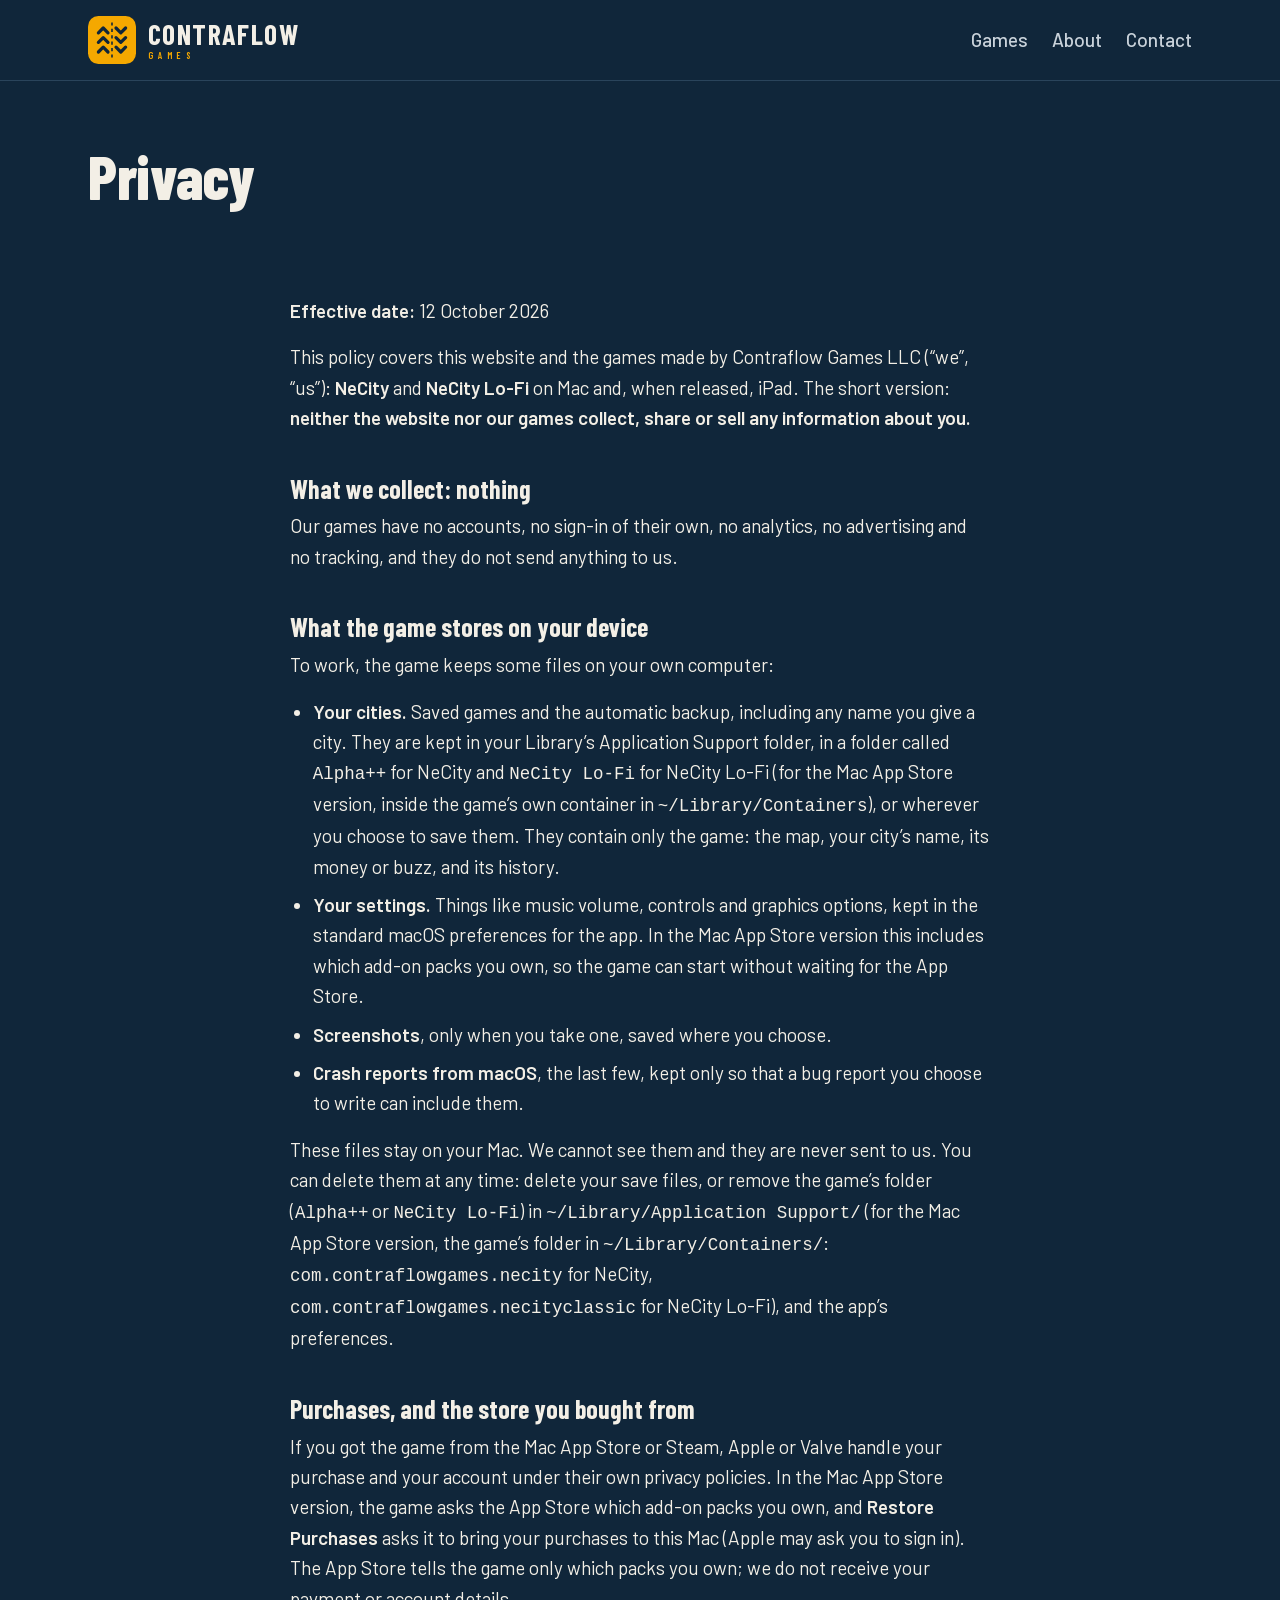
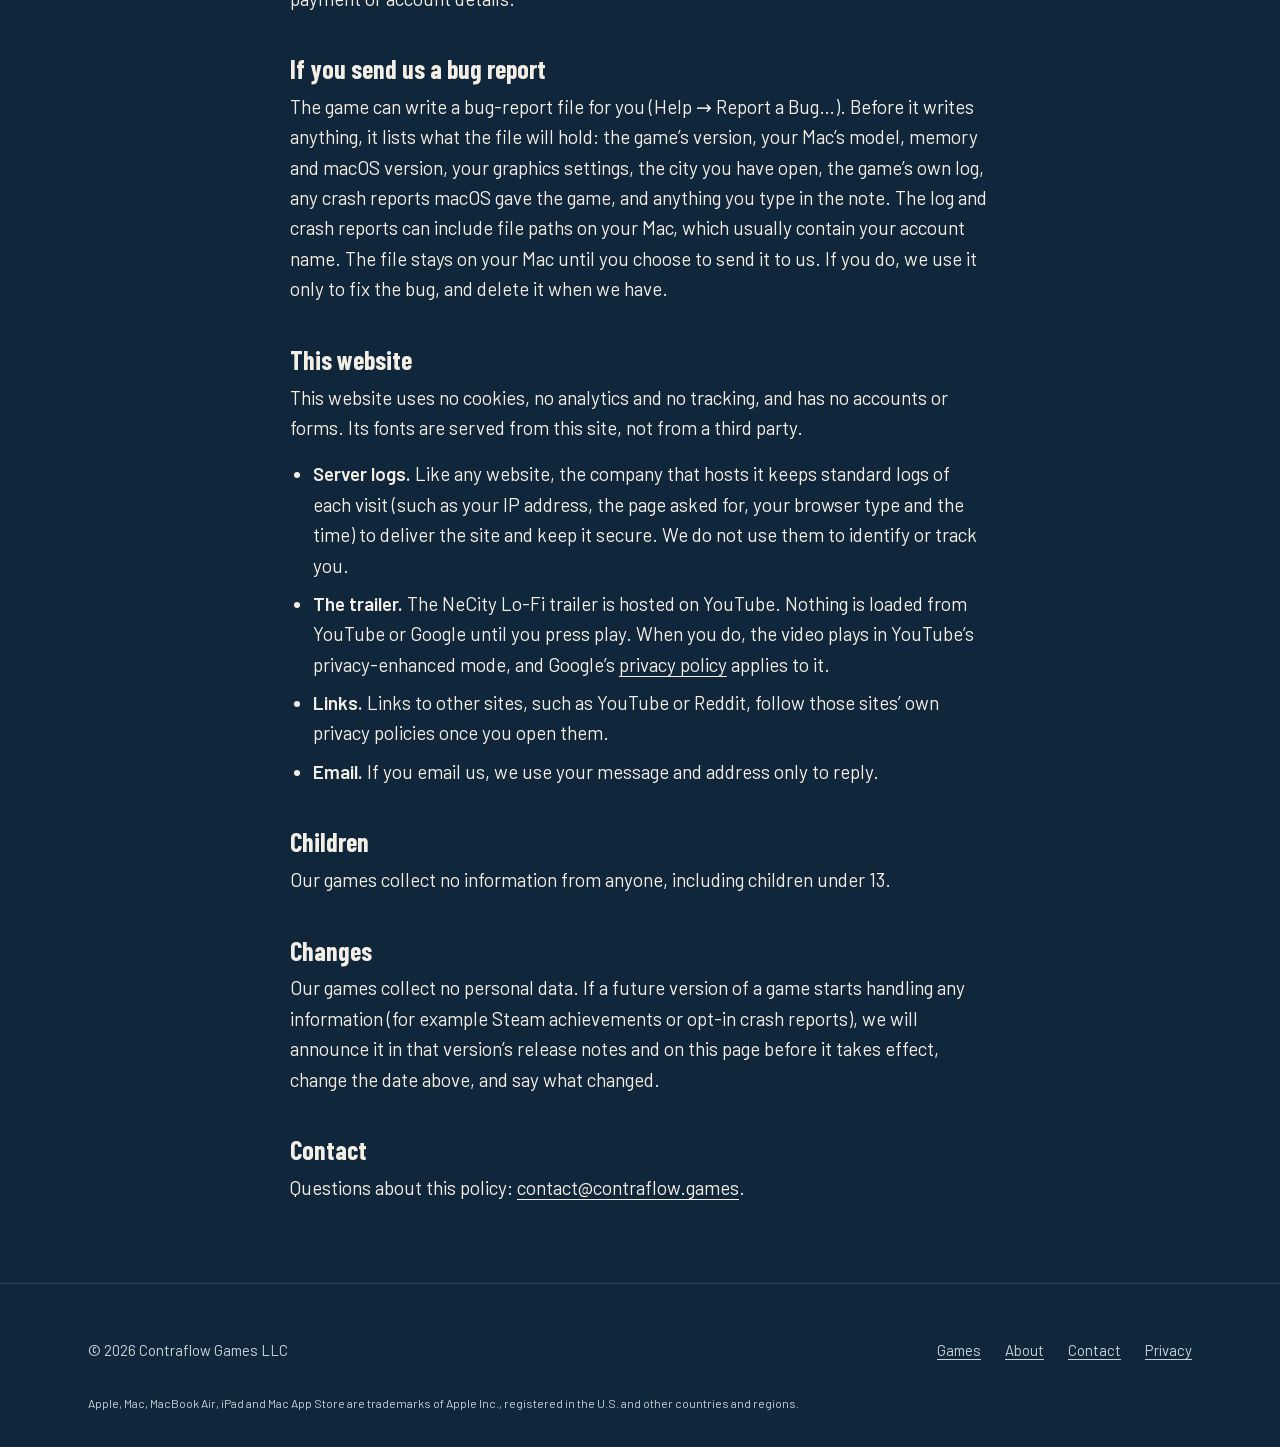
<file: privacy/index.html>
<!doctype html>
<html lang="en">
<head>
<meta charset="utf-8">
<meta name="viewport" content="width=device-width, initial-scale=1">
<title>Privacy – Contraflow Games</title>
<meta name="description" content="How Contraflow Games' games handle your information: they collect none.">
<link rel="icon" href="/favicon.svg" type="image/svg+xml">
<link rel="icon" href="/favicon-32.png" sizes="32x32" type="image/png">
<link rel="apple-touch-icon" href="/apple-touch-icon.png">
<link rel="manifest" href="/site.webmanifest">
<meta name="theme-color" content="#10263A">
<link rel="canonical" href="https://contraflow.games/privacy/">
<!-- Open Graph and Twitter, absolute to the live site. -->
<meta property="og:url" content="https://contraflow.games/privacy/">
<meta property="og:type" content="website">
<meta property="og:site_name" content="Contraflow Games">
<meta property="og:title" content="Privacy – Contraflow Games">
<meta property="og:description" content="Contraflow Games makes city-building and simulation games for Mac.">
<meta property="og:image" content="https://contraflow.games/og-image.png">
<meta property="og:image:width" content="1200">
<meta property="og:image:height" content="630">
<meta property="og:image:alt" content="The Contraflow Games lane mark and wordmark over a two-lane road">
<meta name="twitter:card" content="summary_large_image">
<meta name="twitter:title" content="Privacy – Contraflow Games">
<meta name="twitter:description" content="Contraflow Games makes city-building and simulation games for Mac.">
<meta name="twitter:image" content="https://contraflow.games/og-image.png">
<link rel="stylesheet" href="/brand/tokens.css">
<link rel="stylesheet" href="/assets/site.css">
</head>
<body>
<a class="skip" href="#main">Skip to content</a>
<header class="site-header">
  <div class="wrap">
    <a class="brand" href="/" aria-label="Contraflow Games, home">
      <img src="/logo/contraflow-lane-mark-full.svg" alt="" width="48" height="48">
      <span class="wordmark" aria-hidden="true"><span class="name">Contraflow</span><span class="kind">Games</span></span>
    </a>
    <nav class="site-nav" aria-label="Main">
      <ul>
        <li><a href="/games/">Games</a></li>
        <li><a href="/about/">About</a></li>
        <li><a href="/contact/">Contact</a></li>
      </ul>
    </nav>
  </div>
</header>
<main id="main">
  <div class="wrap page-head"><h1>Privacy</h1></div>
  <section class="section">
    <div class="wrap prose policy">
        <p><strong>Effective date:</strong> 12 October 2026</p>
        <p>This policy covers this website and the games made by Contraflow Games LLC (&ldquo;we&rdquo;, &ldquo;us&rdquo;): <strong>NeCity</strong> and <strong>NeCity Lo-Fi</strong> on Mac and, when released, iPad. The short version: <strong>neither the website nor our games collect, share or sell any information about you.</strong></p>

        <h2>What we collect: nothing</h2>
        <p>Our games have no accounts, no sign-in of their own, no analytics, no advertising and no tracking, and they do not send anything to us.</p>

        <h2>What the game stores on your device</h2>
        <p>To work, the game keeps some files on your own computer:</p>
        <ul>
          <li><strong>Your cities.</strong> Saved games and the automatic backup, including any name you give a city. They are kept in your Library&rsquo;s Application Support folder, in a folder called <code>Alpha++</code> for NeCity and <code>NeCity Lo-Fi</code> for NeCity Lo-Fi (for the Mac App Store version, inside the game&rsquo;s own container in <code>~/Library/Containers</code>), or wherever you choose to save them. They contain only the game: the map, your city&rsquo;s name, its money or buzz, and its history.</li>
          <li><strong>Your settings.</strong> Things like music volume, controls and graphics options, kept in the standard macOS preferences for the app. In the Mac App Store version this includes which add-on packs you own, so the game can start without waiting for the App Store.</li>
          <li><strong>Screenshots</strong>, only when you take one, saved where you choose.</li>
          <li><strong>Crash reports from macOS</strong>, the last few, kept only so that a bug report you choose to write can include them.</li>
        </ul>
        <p>These files stay on your Mac. We cannot see them and they are never sent to us. You can delete them at any time: delete your save files, or remove the game&rsquo;s folder (<code>Alpha++</code> or <code>NeCity Lo-Fi</code>) in <code>~/Library/Application Support/</code> (for the Mac App Store version, the game&rsquo;s folder in <code>~/Library/Containers/</code>: <code>com.contraflowgames.necity</code> for NeCity, <code>com.contraflowgames.necityclassic</code> for NeCity Lo-Fi), and the app&rsquo;s preferences.</p>

        <h2>Purchases, and the store you bought from</h2>
        <p>If you got the game from the Mac App Store or Steam, Apple or Valve handle your purchase and your account under their own privacy policies. In the Mac App Store version, the game asks the App Store which add-on packs you own, and <strong>Restore Purchases</strong> asks it to bring your purchases to this Mac (Apple may ask you to sign in). The App Store tells the game only which packs you own; we do not receive your payment or account details.</p>

        <h2>If you send us a bug report</h2>
        <p>The game can write a bug-report file for you (Help &rarr; Report a Bug&hellip;). Before it writes anything, it lists what the file will hold: the game&rsquo;s version, your Mac&rsquo;s model, memory and macOS version, your graphics settings, the city you have open, the game&rsquo;s own log, any crash reports macOS gave the game, and anything you type in the note. The log and crash reports can include file paths on your Mac, which usually contain your account name. The file stays on your Mac until you choose to send it to us. If you do, we use it only to fix the bug, and delete it when we have.</p>

        <h2>This website</h2>
        <p>This website uses no cookies, no analytics and no tracking, and has no accounts or forms. Its fonts are served from this site, not from a third party.</p>
        <ul>
          <li><strong>Server logs.</strong> Like any website, the company that hosts it keeps standard logs of each visit (such as your IP address, the page asked for, your browser type and the time) to deliver the site and keep it secure. We do not use them to identify or track you.</li>
          <li><strong>The trailer.</strong> The NeCity Lo-Fi trailer is hosted on YouTube. Nothing is loaded from YouTube or Google until you press play. When you do, the video plays in YouTube&rsquo;s privacy-enhanced mode, and Google&rsquo;s <a href="https://policies.google.com/privacy">privacy policy</a> applies to it.</li>
          <li><strong>Links.</strong> Links to other sites, such as YouTube or Reddit, follow those sites&rsquo; own privacy policies once you open them.</li>
          <li><strong>Email.</strong> If you email us, we use your message and address only to reply.</li>
        </ul>

        <h2>Children</h2>
        <p>Our games collect no information from anyone, including children under 13.</p>

        <h2>Changes</h2>
        <p>Our games collect no personal data. If a future version of a game starts handling any information (for example Steam achievements or opt-in crash reports), we will announce it in that version&rsquo;s release notes and on this page before it takes effect, change the date above, and say what changed.</p>

        <h2>Contact</h2>
        <p>Questions about this policy: <a href="mailto:contact@contraflow.games">contact@contraflow.games</a>.</p>
    </div>
  </section>
</main>
<footer class="site-footer">
  <div class="wrap">
    <p>© 2026 Contraflow Games LLC</p>
    <ul>
      <li><a href="/games/">Games</a></li>
      <li><a href="/about/">About</a></li>
      <li><a href="/contact/">Contact</a></li>
      <li><a href="/privacy/">Privacy</a></li>
    </ul>
    <p class="credit-line">Apple, Mac, MacBook Air, iPad and Mac App Store are trademarks of Apple Inc., registered in the U.S. and other countries and regions.</p>
  </div>
</footer>
</body>
</html>
</file>
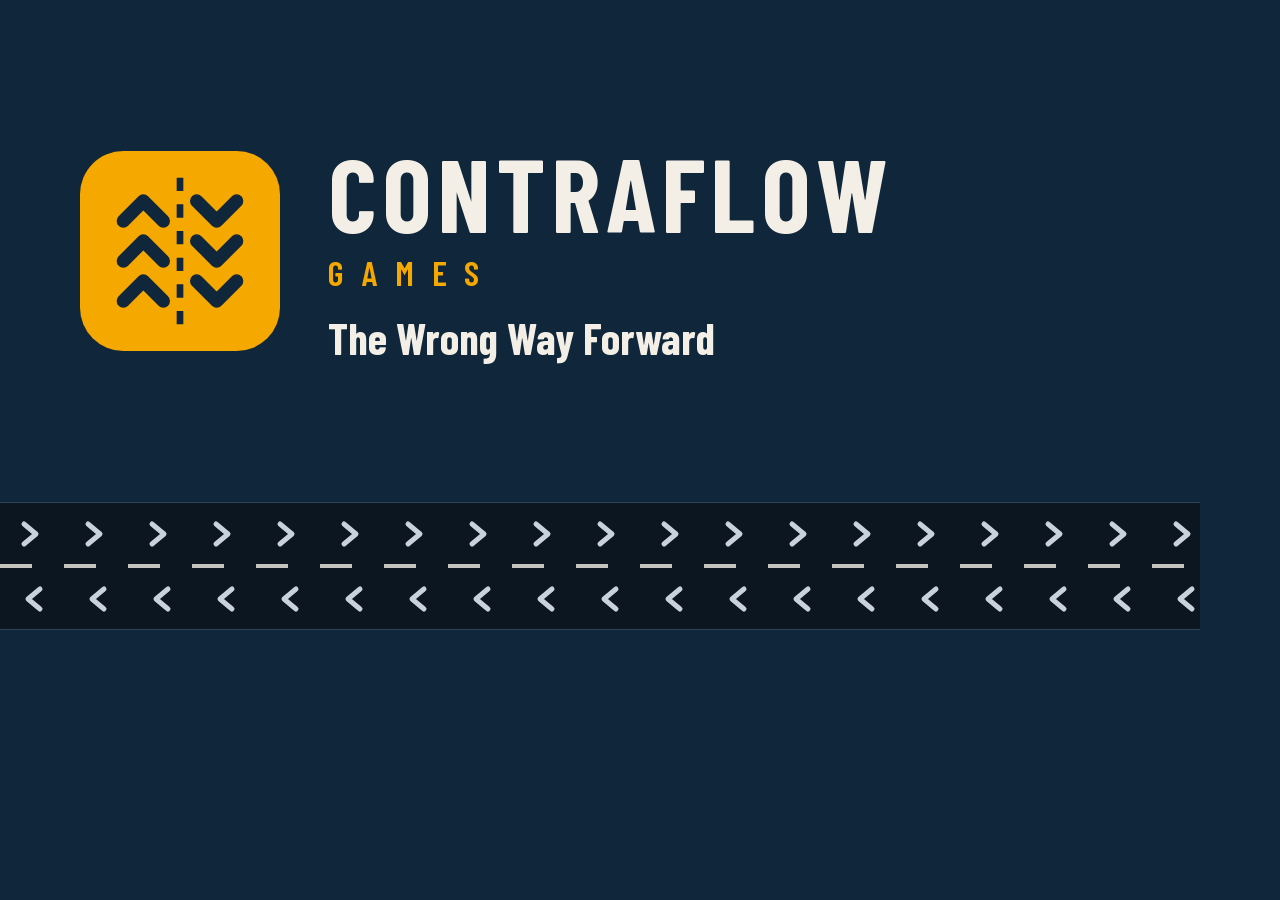
<file: og.html>
<!doctype html>
<html lang="en">
<head>
<meta charset="utf-8">
<title>Contraflow Games – social image source</title>
<meta name="robots" content="noindex">
<!-- The source of og-image.png (1200×630), drawn from the brand, not artwork.
     Re-render it after a change: see README "Social image". -->
<link rel="stylesheet" href="/brand/tokens.css">
<link rel="stylesheet" href="/assets/site.css">
<style>
  body { width: 1200px; height: 630px; overflow: hidden; margin: 0; }
  .og { height: 630px; display: grid; grid-template-rows: 1fr auto; }
  .og .top { display: flex; align-items: center; gap: 48px; padding: 0 80px; }
  .og .top img { width: 200px; height: 200px; }
  .og .wordmark .name { font-size: 104px; }
  .og .wordmark .kind { font-size: 35px; }
  .og .line { font: 700 44px/1.1 var(--font-display); color: var(--text); margin: 24px 0 0; }
  .og .road { margin: 0; }
</style>
</head>
<body>
<div class="og">
  <div class="top">
    <img src="/logo/contraflow-lane-mark-full.svg" alt="" width="200" height="200">
    <div>
      <p class="wordmark" style="margin:0"><span class="name">Contraflow</span><span class="kind">Games</span></p>
      <p class="line">The Wrong Way Forward</p>
    </div>
  </div>
  <div class="road" aria-hidden="true">
    <div class="lane east"></div>
    <div class="centre-line"></div>
    <div class="lane west"></div>
  </div>
</div>
</body>
</html>
</file>
<file: brand/tokens.css>
/*
  Contraflow Games – design tokens (v1, concept stage)
  Load fonts in <head>:
  <link rel="preconnect" href="https://fonts.googleapis.com">
  <link rel="preconnect" href="https://fonts.gstatic.com" crossorigin>
  <link href="https://fonts.googleapis.com/css2?family=Barlow:wght@400;500;600&family=Barlow+Condensed:wght@300;600;700;800&display=swap" rel="stylesheet">
*/

:root {
  /* Core palette */
  --cf-navy: #10263A;       /* default page background (dark theme) */
  --cf-ink: #0B1620;        /* one-color logo, deepest text */
  --cf-paper: #F3EFE6;      /* primary text on navy; light theme background */
  --cf-sand: #E7E1D3;       /* secondary surface on light theme */
  --cf-amber: #F5A800;      /* accent: primary action + logo badge. Never used as text on paper. */
  --cf-slate: #4A5A68;      /* secondary text on paper */
  --cf-mist: #C9D2DA;       /* secondary text on navy */
  --cf-line: #2A445B;       /* hairlines and borders on navy */

  /* Semantic roles (dark theme = default) */
  --bg: var(--cf-navy);
  --surface: #163149;       /* slightly lifted panel on navy; adjust if needed */
  --text: var(--cf-paper);
  --text-muted: var(--cf-mist);
  --accent: var(--cf-amber);
  --on-accent: var(--cf-navy);
  --border: var(--cf-line);

  /* Type */
  --font-display: 'Barlow Condensed', 'Arial Narrow', sans-serif;
  --font-body: 'Barlow', system-ui, -apple-system, 'Segoe UI', sans-serif;

  /* Type scale (fluid, adjust as needed) */
  --step--1: clamp(0.875rem, 0.85rem + 0.1vw, 0.95rem);
  --step-0: clamp(1.0625rem, 1rem + 0.25vw, 1.1875rem);
  --step-1: clamp(1.375rem, 1.25rem + 0.5vw, 1.625rem);
  --step-2: clamp(1.875rem, 1.6rem + 1.1vw, 2.5rem);
  --step-3: clamp(2.5rem, 2rem + 2.2vw, 3.75rem);
  --step-4: clamp(3.25rem, 2.4rem + 4vw, 6rem);

  /* Space and shape */
  --space-1: 0.5rem;
  --space-2: 1rem;
  --space-3: 1.5rem;
  --space-4: 2.5rem;
  --space-5: 4rem;
  --space-6: 6rem;
  --radius-badge: 22%;      /* matches the logo badge corner ratio (26/120) */
  --measure: 68ch;          /* max line length for body text */
}

/* Optional light theme */
:root[data-theme="light"] {
  --bg: var(--cf-paper);
  --surface: var(--cf-sand);
  --text: var(--cf-navy);
  --text-muted: var(--cf-slate);
  --border: #CFC8B6;
  /* Amber fails contrast as text on paper: keep it for badges and buttons with navy text. */
}
</file>
<file: assets/site.css>
/*
  Contraflow Games – site styles (v1).
  Every colour, font and size comes from brand/tokens.css, loaded before
  this file. The lane motif appears once, in the home page's road band.
*/

/* ---- Fonts: Barlow and Barlow Condensed, served from this site ---------
   The Latin files Google Fonts served before (2026-10-04), so the pages look
   the same and nothing loads from Google. SIL Open Font License 1.1: see
   assets/fonts/OFL.txt. */

@font-face { font-family: 'Barlow'; font-style: normal; font-weight: 400; font-display: swap;
  src: url(/assets/fonts/Barlow-400.woff2) format('woff2'); unicode-range: U+0000-00FF, U+0131, U+0152-0153, U+02BB-02BC, U+02C6, U+02DA, U+02DC, U+0304, U+0308, U+0329, U+2000-206F, U+20AC, U+2122, U+2191, U+2193, U+2212, U+2215, U+FEFF, U+FFFD; }
@font-face { font-family: 'Barlow'; font-style: normal; font-weight: 500; font-display: swap;
  src: url(/assets/fonts/Barlow-500.woff2) format('woff2'); unicode-range: U+0000-00FF, U+0131, U+0152-0153, U+02BB-02BC, U+02C6, U+02DA, U+02DC, U+0304, U+0308, U+0329, U+2000-206F, U+20AC, U+2122, U+2191, U+2193, U+2212, U+2215, U+FEFF, U+FFFD; }
@font-face { font-family: 'Barlow'; font-style: normal; font-weight: 600; font-display: swap;
  src: url(/assets/fonts/Barlow-600.woff2) format('woff2'); unicode-range: U+0000-00FF, U+0131, U+0152-0153, U+02BB-02BC, U+02C6, U+02DA, U+02DC, U+0304, U+0308, U+0329, U+2000-206F, U+20AC, U+2122, U+2191, U+2193, U+2212, U+2215, U+FEFF, U+FFFD; }
@font-face { font-family: 'Barlow Condensed'; font-style: normal; font-weight: 300; font-display: swap;
  src: url(/assets/fonts/BarlowCondensed-300.woff2) format('woff2'); unicode-range: U+0000-00FF, U+0131, U+0152-0153, U+02BB-02BC, U+02C6, U+02DA, U+02DC, U+0304, U+0308, U+0329, U+2000-206F, U+20AC, U+2122, U+2191, U+2193, U+2212, U+2215, U+FEFF, U+FFFD; }
@font-face { font-family: 'Barlow Condensed'; font-style: normal; font-weight: 600; font-display: swap;
  src: url(/assets/fonts/BarlowCondensed-600.woff2) format('woff2'); unicode-range: U+0000-00FF, U+0131, U+0152-0153, U+02BB-02BC, U+02C6, U+02DA, U+02DC, U+0304, U+0308, U+0329, U+2000-206F, U+20AC, U+2122, U+2191, U+2193, U+2212, U+2215, U+FEFF, U+FFFD; }
@font-face { font-family: 'Barlow Condensed'; font-style: normal; font-weight: 700; font-display: swap;
  src: url(/assets/fonts/BarlowCondensed-700.woff2) format('woff2'); unicode-range: U+0000-00FF, U+0131, U+0152-0153, U+02BB-02BC, U+02C6, U+02DA, U+02DC, U+0304, U+0308, U+0329, U+2000-206F, U+20AC, U+2122, U+2191, U+2193, U+2212, U+2215, U+FEFF, U+FFFD; }
@font-face { font-family: 'Barlow Condensed'; font-style: normal; font-weight: 800; font-display: swap;
  src: url(/assets/fonts/BarlowCondensed-800.woff2) format('woff2'); unicode-range: U+0000-00FF, U+0131, U+0152-0153, U+02BB-02BC, U+02C6, U+02DA, U+02DC, U+0304, U+0308, U+0329, U+2000-206F, U+20AC, U+2122, U+2191, U+2193, U+2212, U+2215, U+FEFF, U+FFFD; }

*, *::before, *::after { box-sizing: border-box; }

html { -webkit-text-size-adjust: 100%; background: var(--bg); }

body {
  margin: 0;
  background: var(--bg);
  color: var(--text);
  font: 400 var(--step-0)/1.6 var(--font-body);
}

img { max-width: 100%; height: auto; display: block; }

a { color: var(--text); text-underline-offset: 0.2em; text-decoration-thickness: 1px; }
a:hover { text-decoration-thickness: 2px; }
:focus-visible { outline: 3px solid var(--accent); outline-offset: 3px; border-radius: 2px; }

.skip {
  position: absolute; left: var(--space-2); top: -4rem;
  background: var(--accent); color: var(--on-accent);
  padding: var(--space-1) var(--space-2); font-weight: 600; z-index: 10;
}
.skip:focus { top: var(--space-2); }
/* Read by screen readers and search engines, not drawn: the home page's h1. */
.visually-hidden { position: absolute; width: 1px; height: 1px; overflow: hidden; clip-path: inset(50%); white-space: nowrap; }

.wrap { width: 100%; max-width: 72rem; margin-inline: auto; padding-inline: var(--space-3); }

/* ---- Header ---------------------------------------------------------- */

.site-header { border-bottom: 1px solid var(--border); }
.site-header .wrap {
  display: flex; flex-wrap: wrap; align-items: center; justify-content: space-between;
  gap: var(--space-2) var(--space-3); padding-block: var(--space-2);
}
.brand { display: inline-flex; align-items: center; gap: 0.75rem; text-decoration: none; }
.brand img { width: 48px; height: 48px; }

/* The wordmark, live text (BRAND.md). */
.wordmark { display: inline-flex; flex-direction: column; line-height: 1; font-family: var(--font-display); text-transform: uppercase; }
.wordmark .name { font-weight: 700; letter-spacing: 0.05em; color: var(--text); font-size: 1.75rem; }
.wordmark .kind { font-weight: 600; letter-spacing: 0.5em; color: var(--accent); font-size: 0.6rem; margin-top: 0.3em; }

.site-nav ul { display: flex; flex-wrap: wrap; gap: var(--space-1) var(--space-3); list-style: none; margin: 0; padding: 0; }
.site-nav a { font-weight: 500; text-decoration: none; color: var(--text-muted); padding-block: 0.25rem; }
.site-nav a:hover, .site-nav a[aria-current="page"] { color: var(--text); text-decoration: underline; text-decoration-thickness: 2px; }

/* ---- The road: the one memorable idea -------------------------------- */

.hero { padding-block: var(--space-5) 0; }
.hero-wordmark { margin: 0 0 var(--space-3); }
.hero-wordmark .name { font-size: var(--step-4); }
.hero-wordmark .kind { font-size: calc(var(--step-4) / 3); }
.hero h1 {
  font: 800 var(--step-3)/1.02 var(--font-display);
  margin: 0 0 var(--space-2);
  text-wrap: balance;
}
.hero .subline {
  font: 300 var(--step-2)/1.2 var(--font-display);
  color: var(--text-muted);
  margin: 0 0 var(--space-4);
  max-width: var(--measure);
}

/* Two lanes, opposing chevrons, a dashed centre line: the logo's road
   turned on its side and run the width of the page. On the home page it
   divides the first game from the rest. */
.road {
  background: var(--cf-ink);
  border-block: 1px solid var(--border);
  padding-block: 0.9rem;
  display: grid; gap: 0.9rem;
}
.lane {
  height: 32px;
  background-color: var(--text-muted);
  -webkit-mask-repeat: repeat-x; mask-repeat: repeat-x;
  -webkit-mask-size: 64px 32px; mask-size: 64px 32px;
}
.lane.east { -webkit-mask-image: url("/assets/chevron-right.svg"); mask-image: url("/assets/chevron-right.svg"); }
.lane.west { -webkit-mask-image: url("/assets/chevron-left.svg"); mask-image: url("/assets/chevron-left.svg"); }
.centre-line {
  height: 4px;
  background: repeating-linear-gradient(90deg, var(--text) 0 32px, transparent 32px 64px);
  opacity: 0.8;
}
/* The page's one moment: each lane glides in from its own direction, once. */
@media (prefers-reduced-motion: no-preference) {
  .lane.east { animation: east 1.1s cubic-bezier(0.2, 0.7, 0.2, 1) both; }
  .lane.west { animation: west 1.1s cubic-bezier(0.2, 0.7, 0.2, 1) both; }
  @keyframes east { from { -webkit-mask-position: -256px 0; mask-position: -256px 0; opacity: 0; } to { -webkit-mask-position: 0 0; mask-position: 0 0; opacity: 1; } }
  @keyframes west { from { -webkit-mask-position: 256px 0; mask-position: 256px 0; opacity: 0; } to { -webkit-mask-position: 0 0; mask-position: 0 0; opacity: 1; } }
}

/* ---- Buttons: amber is for the one action ----------------------------- */

.button {
  display: inline-block;
  background: var(--accent); color: var(--on-accent);
  font: 600 var(--step-0)/1 var(--font-body);
  padding: 0.95rem 1.5rem;
  border-radius: 4px;
  text-decoration: none;
}
.button:hover { text-decoration: underline; text-decoration-thickness: 2px; }

/* ---- Sections --------------------------------------------------------- */

main { display: block; }
.section { padding-block: var(--space-5); }
.section + .section { border-top: 1px solid var(--border); }
.section h2 { font: 700 var(--step-2)/1.1 var(--font-display); margin: 0 0 var(--space-4); }
.page-head { padding-block: var(--space-5) var(--space-3); }
.page-head h1 { font: 800 var(--step-3)/1.05 var(--font-display); margin: 0; }
.prose { max-width: var(--measure); }
.prose p { margin: 0 0 var(--space-2); }
/* The privacy policy: a long page of short sections, so smaller section
   heads than the home page's, lists, and file paths that may wrap. */
.policy h2 { font: 700 var(--step-1)/1.15 var(--font-display); margin: var(--space-4) 0 var(--space-1); }
.policy ul { margin: 0 0 var(--space-2); padding-left: 1.2em; display: grid; gap: var(--space-1); }
.policy code { font-size: 0.92em; overflow-wrap: anywhere; color: var(--text); }
.muted { color: var(--text-muted); }

/* ---- Games ------------------------------------------------------------ */
/* One layout for every game, on the home page and the games page: the head
   (name, labels, one line) comes first in the page, so on a phone the name
   is read before the pictures; from 761 px the pictures sit beside it. */

:root {
  --name-h: 4.5rem;          /* every game name sits in a box this tall */
  --necity-night: #140C2E;   /* the featured game's panel (see below) */
}

.game { display: grid; gap: var(--space-3) var(--space-4); align-items: start; }
.game + .game { margin-top: var(--space-5); padding-top: var(--space-5); border-top: 2px dashed var(--border); }
.game-head > :last-child { margin-bottom: 0; }
.game-line { margin: 0 0 var(--space-2); color: var(--text-muted); max-width: var(--measure); }
/* Alpha++'s family: text only, a line each, quieter than the game it belongs to. */
.family { margin-top: var(--space-3); padding-top: var(--space-2); border-top: 2px dashed var(--border); }
.family h3 { font: 700 var(--step-1)/1.15 var(--font-display); margin: 0 0 var(--space-1); }
.family dl { margin: 0; display: grid; gap: var(--space-2); }
.family dt { font: 700 var(--step-0)/1.2 var(--font-display); letter-spacing: 0.01em; }
.family dd { margin: 0.2rem 0 0; color: var(--text-muted); max-width: var(--measure); }
.family-line { margin: 0; color: var(--text-muted); font-size: var(--step--1); max-width: var(--measure); }

@media (min-width: 761px) {
  .game { grid-template-columns: minmax(0, 1fr) minmax(0, 2fr); }
  .game.featured { grid-template-columns: minmax(0, 5fr) minmax(0, 7fr); align-items: center; }
  .game.featured .gallery { display: contents; }
  .game.featured .shots { grid-column: 1 / -1; }
  /* Lo-Fi's seven store shots, four to a row. */
  .shots.wide-first { grid-template-columns: repeat(4, minmax(0, 1fr)); }
}

/* The name: one box height for every game, so no name shouts over another.
   A game's logo is its own artwork and keeps its own colours. */
.game .game-name, .card .game-name {
  display: flex; align-items: center;
  height: var(--name-h); margin: 0 0 var(--space-2);
  line-height: 1;
}
.game-name img.game-wordmark { height: 100%; width: auto; max-width: 100%; object-fit: contain; object-position: left center; }
/* Alpha++'s lockup is a solid sign, heavier than the neon wordmarks at the same height. */
.game-name img.game-wordmark.sign { height: 78%; }
/* The family's lockups are half Alpha++'s width, so they get a taller box to read (the owner's pick, 2026-11-05). */
.alphapp-family .game-name { height: calc(var(--name-h) * 1.3); }
/* A game without a wordmark yet: its name in the display face, mixed case, sized to sit with the logos. */
.game .game-name.text-mark, .card .game-name.text-mark {
  height: auto; min-height: var(--name-h);
  font: 700 clamp(1.6rem, 1.3rem + 0.6vw, 2rem)/1.05 var(--font-display);
  letter-spacing: 0.01em;
}
/* The featured game's name is the one larger name on a page. */
.game .game-name.lead-name { height: calc(var(--name-h) * 1.9); }

/* Labels: three kinds, three looks. A status is a filled chip in capitals,
   a date is the square sign plate, a platform is plain text. */
.labels { display: flex; flex-wrap: wrap; align-items: center; gap: var(--space-1) 0.75rem; margin: 0 0 var(--space-2); padding: 0; list-style: none; }
.status {
  font: 700 var(--step--1)/1 var(--font-display);
  letter-spacing: 0.1em; text-transform: uppercase;
  background: var(--surface); color: var(--text);
  border: 1px solid var(--border);
  padding: 0.5rem 0.65rem 0.45rem;
}
.status.first { background: var(--accent); color: var(--on-accent); border-color: var(--accent); }
.plate {
  font: 600 var(--step-0)/1 var(--font-display);
  letter-spacing: 0.02em;
  border: 2px solid var(--text);
  padding: 0.35rem 0.6rem 0.3rem;
}
.platform { font: 500 var(--step--1)/1 var(--font-body); color: var(--text-muted); }

/* The store buttons: placeholders until the store pages exist. Dashed like
   roadworks and not links, so nobody mistakes them for broken buttons. */
.stores { display: flex; flex-wrap: wrap; gap: 0.75rem; margin: var(--space-3) 0 0; padding: 0; list-style: none; }
.store {
  font: 700 var(--step-0)/1.2 var(--font-display); letter-spacing: 0.02em;
  border: 2px dashed var(--text-muted); border-radius: 4px;
  padding: 0.8rem 1rem;
}
.store-when { display: block; margin-top: 0.3rem; font: 500 var(--step--1)/1 var(--font-body); letter-spacing: 0; color: var(--text-muted); }

/* ---- Pictures ---------------------------------------------------------- */

.gallery { display: grid; gap: var(--space-2); margin: 0; }
.gallery figure, .shots figure, .card figure { margin: 0; }
.gallery figcaption, .shots figcaption, .pair figcaption { font-size: var(--step--1); color: var(--text-muted); margin-top: 0.4rem; }
.gallery img, .shots img, .pair img, .card figure img { width: 100%; aspect-ratio: 16 / 9; object-fit: cover; border: 1px solid var(--border); }
.shots { display: grid; grid-template-columns: repeat(3, minmax(0, 1fr)); gap: var(--space-2); margin: 0; padding: 0; list-style: none; }
.pair { display: grid; gap: var(--space-2); margin: 0; grid-template-columns: repeat(2, minmax(0, 1fr)); }
.pair figcaption { grid-column: 1 / -1; margin-top: 0; }
.gallery-note { font-size: var(--step--1); color: var(--text-muted); margin: 0; }
.pic, .shots figure, .card figure { position: relative; }

/* The trailer: a poster and a play button until pressed (assets/trailer.js),
   then the YouTube player in the same 16:9 box. */
.trailer-frame { position: relative; aspect-ratio: 16 / 9; background: #000; border: 1px solid var(--border); }
.trailer-frame img { display: block; width: 100%; height: 100%; aspect-ratio: auto; object-fit: cover; border: 0; }
.trailer-frame iframe { display: block; width: 100%; height: 100%; border: 0; }
.trailer-play {
  position: absolute; inset: 50% auto auto 50%; translate: -50% -50%;
  width: clamp(3.5rem, 12%, 6rem); aspect-ratio: 1; padding: 0; cursor: pointer;
  border: 3px solid var(--text); border-radius: 50%;
  background: color-mix(in srgb, var(--cf-ink) 70%, transparent);
}
/* The triangle, drawn with a clip so it follows the button's size. */
.trailer-play::before {
  content: ""; position: absolute; inset: 30% 26% 30% 36%;
  background: var(--text); clip-path: polygon(0 0, 100% 50%, 0 100%);
}
.trailer-play:hover, .trailer-play:focus-visible { border-color: var(--accent); }
.trailer-play:hover::before, .trailer-play:focus-visible::before { background: var(--accent); }
.trailer-link { color: var(--text); white-space: nowrap; }
/* On a device: the poster is Apple's bezel with the frame on its screen, shown whole on the section's own
   background. Its screen is centred in the image, so the centred play button lands on the picture. Once
   playing, the box goes back to the plain 16:9 player. */
.trailer-frame.device { aspect-ratio: 1600 / 1054; background: none; border: 0; }
.trailer-frame.device img { object-fit: contain; }
.trailer-frame.device:has(iframe) { aspect-ratio: 16 / 9; background: #000; border: 1px solid var(--border); }

/* Alpha++: the exit-tab sign stands in front of its city, like a real sign. */
.pic { overflow: hidden; }
.gallery .pic img.road-sign {
  position: absolute; right: 4%; bottom: 6%; width: 44%; height: auto;
  aspect-ratio: auto; border: 0; object-fit: contain;
  filter: drop-shadow(0 0.4rem 0.8rem rgb(0 0 0 / 0.45));
}

/* ---- The featured game ------------------------------------------------- */
/* NeCity Lo-Fi, the first game out. Its panel is the neon night sky, the one
   place the site steps outside the studio palette, and only behind the
   featured game. The other neon game, NeCity, sits on the studio navy, so the
   two families' logos never share a panel. */

.lead-game { padding-block: var(--space-4) var(--space-5); }
.game.featured { background: var(--necity-night); padding: var(--space-4); border: 1px solid var(--border); }
.game.featured + .game { border-top: 0; }
.game.featured .game-line { color: var(--cf-mist); font-size: var(--step-1); line-height: 1.4; max-width: 32ch; }

/* ---- Home: "Also on the way" -------------------------------------------- */

.cards { display: grid; grid-template-columns: repeat(3, minmax(0, 1fr)); gap: var(--space-4) var(--space-3); }
.cards.two { grid-template-columns: repeat(2, minmax(0, 1fr)); }
.card { display: flex; flex-direction: column; }
.card figure { margin-bottom: var(--space-2); }
/* A card's logo or name is its link to the game's section on the games page:
   an arrow says so at rest, and it turns amber with an underline on hover and focus. */
.name-link { display: inline-flex; align-items: center; gap: 0.6rem; height: 100%; max-width: 100%; color: var(--text); text-decoration: none; border-bottom: 2px solid transparent; padding-bottom: 2px; }
.name-link::after { content: "\2192" / ""; font: 600 var(--step-1)/1 var(--font-body); color: var(--text-muted); flex: none; }
.name-link:hover, .name-link:focus-visible { border-bottom-color: var(--accent); }
.name-link:hover::after, .name-link:focus-visible::after { color: var(--accent); }
.name-link img.game-wordmark { height: 100%; min-width: 0; }
.name-link img.game-wordmark.sign { height: 78%; }
@media (min-width: 761px) {
  /* Beside each other, the cards line up picture-first; on a phone the name leads. */
  .card figure { order: -1; }
}

@media (max-width: 760px) {
  :root { --name-h: 3.5rem; }
  .game.featured { padding: var(--space-2); }
  .pair { grid-template-columns: 1fr; }
  /* On a phone, the whole-city view leads full width and the other six pair up. */
  .shots.wide-first li:last-child:nth-child(odd) { grid-column: auto; }
  .shots.wide-first li:first-child { grid-column: 1 / -1; }
  .shots { grid-template-columns: repeat(2, minmax(0, 1fr)); }
  .shots li:last-child:nth-child(odd) { grid-column: 1 / -1; }
  /* The home page's three screenshots: a sideways swipe row. */
  .lead-game .shots { display: flex; overflow-x: auto; scroll-snap-type: x mandatory; padding-bottom: var(--space-1); }
  .lead-game .shots li { flex: 0 0 80%; scroll-snap-align: start; }
  .lead-game { padding-block: var(--space-2) var(--space-4); }
  .cards, .cards.two { grid-template-columns: 1fr; }
  .card + .card { border-top: 2px dashed var(--border); padding-top: var(--space-4); }
}

/* ---- Placeholders: roadworks, visibly unfinished ------------------------ */

.ph {
  display: inline-block;
  font-family: var(--font-display); font-weight: 600;
  color: var(--text);
  border: 2px dashed var(--text-muted);
  background: repeating-linear-gradient(135deg, var(--surface) 0 8px, transparent 8px 16px);
  padding: 0.1rem 0.45rem;
}

/* ---- About and contact on the home page --------------------------------- */

.split { display: grid; grid-template-columns: minmax(0, 1.4fr) minmax(0, 1fr); gap: var(--space-5); }
.contact-list { list-style: none; margin: 0; padding: 0; display: grid; gap: var(--space-2); }
.contact-list dt, .label { font-weight: 600; }
.contact-list dd { margin: 0.25rem 0 0; }

/* ---- Footer ------------------------------------------------------------- */

.site-footer { border-top: 1px solid var(--border); padding-block: var(--space-4); color: var(--text-muted); font-size: var(--step--1); }
.site-footer .wrap { display: flex; flex-wrap: wrap; gap: var(--space-2) var(--space-4); justify-content: space-between; align-items: center; }
.site-footer ul { display: flex; flex-wrap: wrap; gap: var(--space-3); list-style: none; margin: 0; padding: 0; }
.site-footer a { color: var(--text-muted); }
.site-footer .credit-line { flex-basis: 100%; margin: 0; font-size: var(--step--2, 0.75rem); }

/* ---- 404 ----------------------------------------------------------------- */

.closed { padding-block: var(--space-6); }
.closed h1 { font: 800 var(--step-4)/1 var(--font-display); margin: 0 0 var(--space-2); }

/* ---- Narrow ------------------------------------------------------------- */

@media (max-width: 760px) {
  .split { grid-template-columns: 1fr; gap: var(--space-3); }
  .shots { gap: var(--space-1); }
  .hero { padding-block: var(--space-4) 0; }
}
@media (max-width: 400px) {
  .wrap { padding-inline: var(--space-2); }
}

/* Game pictures open full size (/assets/zoom.js; without it, the link opens the file). */
a.zoom { display: block; cursor: zoom-in; }
a.zoom:hover img { border-color: var(--accent); }
.viewer { border: 0; padding: 0; margin: 0; max-width: 100vw; max-height: 100vh; width: 100vw; height: 100vh; background: transparent; color: var(--text); }
.viewer::backdrop { background: rgba(8, 14, 22, 0.97); }
.viewer figure { margin: 0; height: 100%; display: flex; flex-direction: column; align-items: center; justify-content: center; gap: var(--space-2); padding: 3.5rem 1rem 2rem; box-sizing: border-box; }
.viewer figure img { max-width: 100%; max-height: calc(100% - 3rem); width: auto; height: auto; border: 1px solid var(--border); }
.viewer figcaption { font-size: var(--step--1); color: var(--text-muted); text-align: center; max-width: 60ch; }
.viewer button { position: absolute; background: var(--bg); color: var(--text); border: 1px solid var(--border); font: inherit; cursor: pointer; min-width: 44px; min-height: 44px; display: grid; place-items: center; }
.viewer button:hover, .viewer button:focus-visible { border-color: var(--accent); }
.viewer-close { top: 0.75rem; right: 0.75rem; padding: 0 1rem; }
.viewer-prev, .viewer-next { top: 50%; transform: translateY(-50%); padding: 0; }
.viewer-prev { left: 0.75rem; } .viewer-next { right: 0.75rem; }
.viewer-prev svg, .viewer-next svg { display: block; }
@media (max-width: 760px) { .viewer-prev, .viewer-next { top: auto; bottom: 0.75rem; transform: none; } }
</file>
